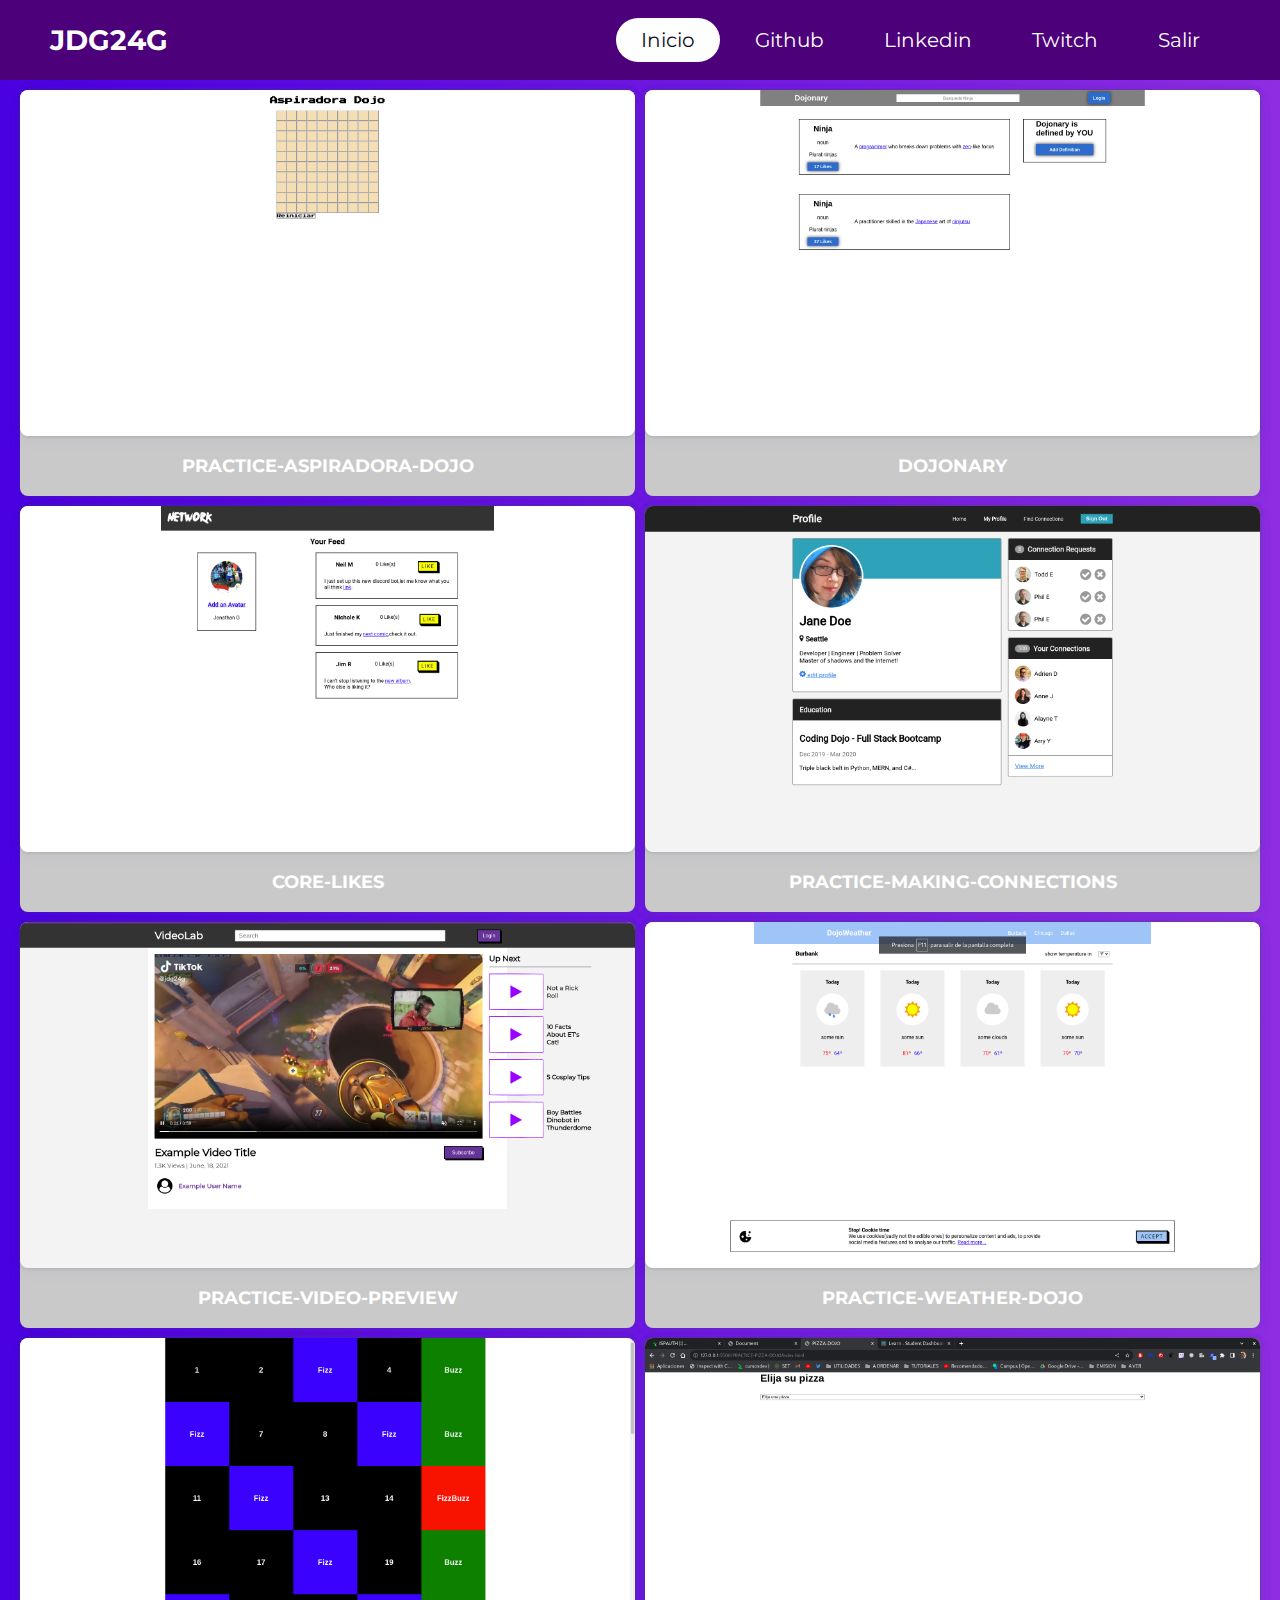
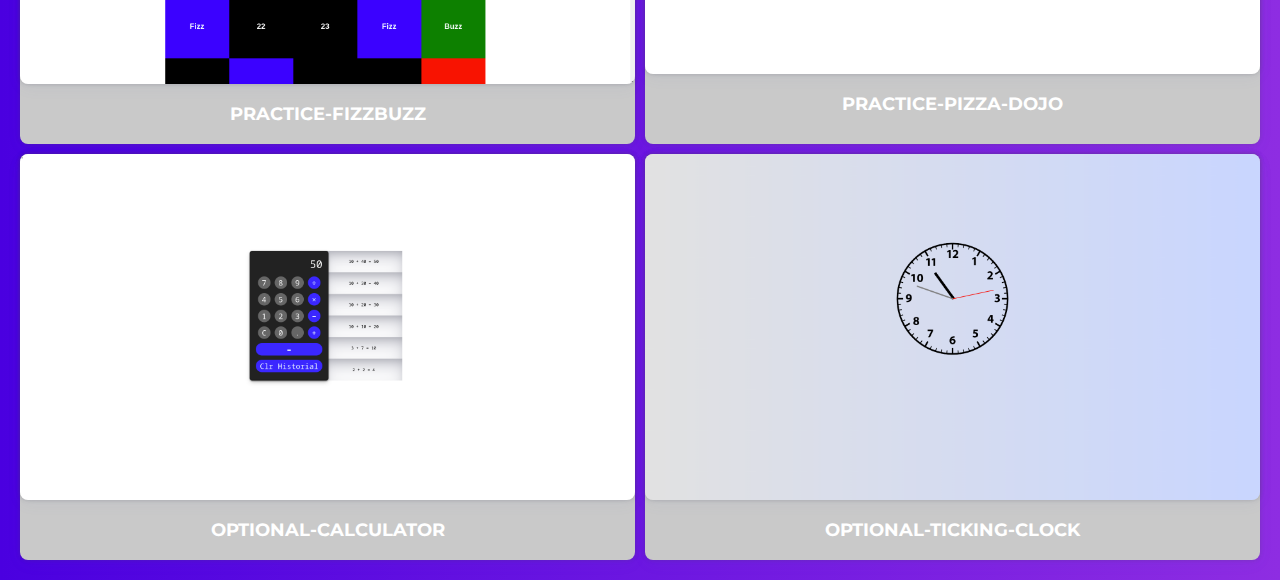
<file: index.html>
<!DOCTYPE html>
<html lang="en">
<head>
    <meta charset="UTF-8">
    <meta name="viewport" content="width=device-width, initial-scale=1.0">
    <meta name="theme-color" content="#4c0079">
    <link rel="stylesheet" href="src/css/header.css">
    <link rel="stylesheet" href="src/css/style.css">
    <title>Document</title>
</head>
<body>
    <header>
		<div class="logo">JDG24G</div>
		<div class="hamburger">
			<div class="line"></div>
			<div class="line"></div>
			<div class="line"></div>
		</div>
		<nav class="nav-bar">
			<ul>
				<li>
					<a target="_blank" href="#" class="active">Inicio</a>
				</li>
				<li>
					<a target="_blank" href="https://github.com/jdg24g">Github</a>
				</li>
				<li>
					<a target="_blank" href="https://www.linkedin.com/in/jdgg/">Linkedin</a>
				</li>
				<li>
					<a target="_blank" href="https://www.twitch.tv/jdg24g">Twitch</a>
				</li>
				<li>
					<a target="_blank" href="#">Salir</a>
				</li>
			</ul>
		</nav>
	</header>
    <div class="fix"></div>
    <main>
        <div class="img-container">
            <a target="_blank" href="PRACTICE-ASPIRADORA-DOJO/index.html" class="img-card">
                <img src="assets/img/aspiradora.png" alt="">
                <p>PRACTICE-ASPIRADORA-DOJO</p>
            </a>
            <a target="_blank" href="Dojonary/index.html" class="img-card">
                <img src="assets/img/dojonary.png" alt="">
                <p>Dojonary</p>
            </a>
            <a target="_blank" href="CORE-LIKES/index.html" class="img-card">
                <img src="assets/img/likes.png" alt="">
                <p>CORE-LIKES</p>
            </a>
            <a target="_blank" href="PRACTICE-MAKING-CONNECTIONS/index.html" class="img-card">
                <img src="assets/img/making.png" alt="">
                <p>PRACTICE-MAKING-CONNECTIONS</p>
            </a>
            <a target="_blank" href="PRACTICE-VIDEO-PREVIEW/index.html" class="img-card">
                <img src="assets/img/video-prev.png" alt="">
                <p>PRACTICE-VIDEO-PREVIEW</p>
            </a>
            <a target="_blank" href="PRACTICE-WEATHER-DOJO/index.html" class="img-card">
                <img src="assets/img/weather.png" alt="">
                <p>PRACTICE-WEATHER-DOJO</p>
            </a>
            <a target="_blank" href="PRACTICE-FizzBuzz/index.html" class="img-card">
                <img src="assets/img/fizz.png" alt="">
                <p>PRACTICE-FizzBuzz</p>
            </a>
            <a target="_blank" href="PRACTICE-PIZZA-DOJO/index.html" class="img-card">
                <img src="assets/img/pizza.png" alt="">
                <p>PRACTICE-PIZZA-DOJO</p>
            </a>
            <a target="_blank" href="OPTIONAL-CALCULATOR/index.html" class="img-card">
                <img src="assets/img/calc.png" alt="">
                <p>OPTIONAL-CALCULATOR</p>
            </a>
            <a target="_blank" href="OPTIONAL-TICKING-CLOCK/index.html" class="img-card">
                <img src="assets/img/reloj.png" alt="">
                <p>OPTIONAL-TICKING-CLOCK</p>
            </a>
        </div>
    </main>
    <script src="src/js/script.js"></script>
</body>
</html>
</file>
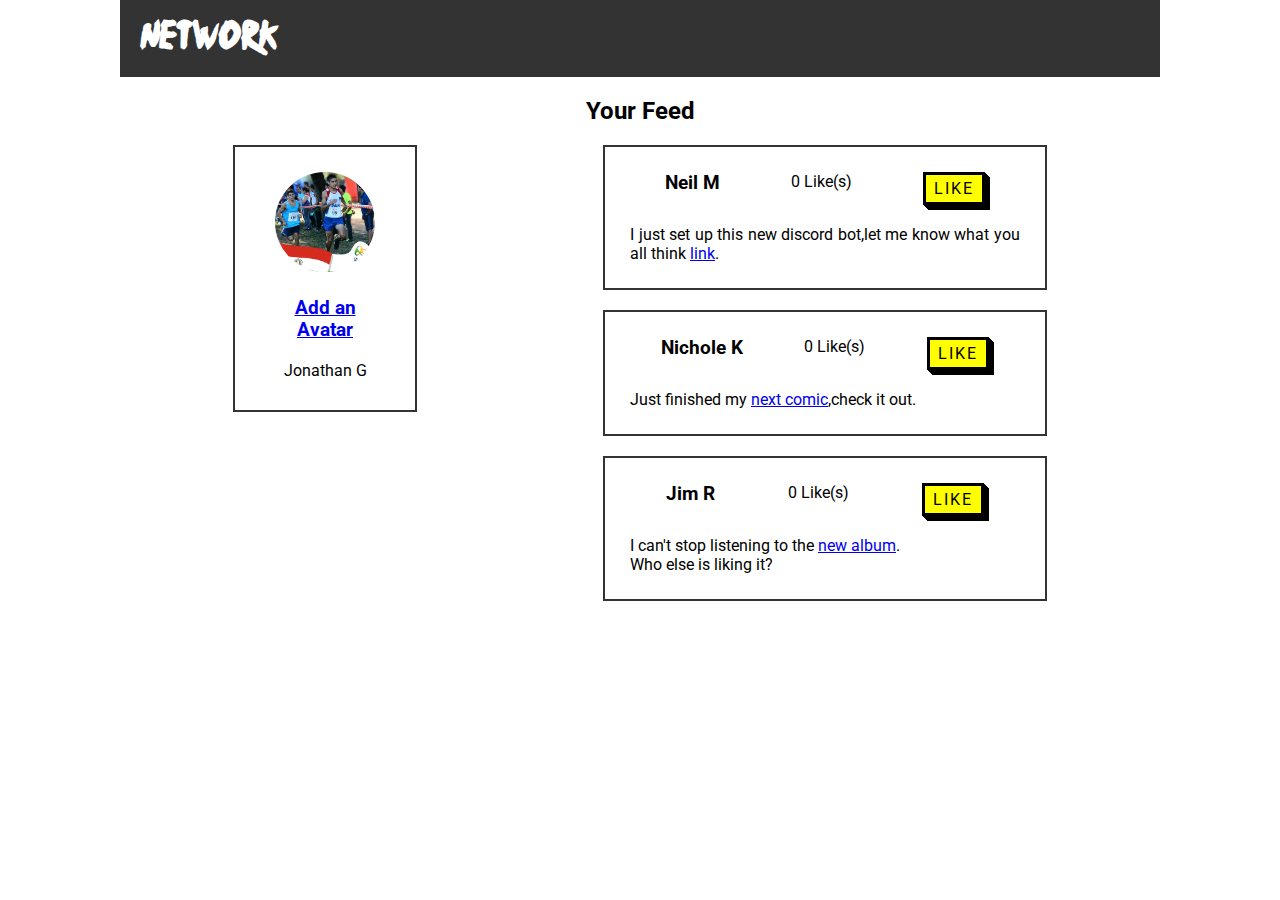
<file: CORE-LIKES/index.html>
<!DOCTYPE html>
<html lang="en">

<head>
	<meta charset="UTF-8">
	<meta name="viewport" content="width=device-width, initial-scale=1.0">
	<link rel="stylesheet" href="src/style.css">
	<title>LIKES</title>
</head>

<body>
	<header>
		<h1 id="title">Network</h1>
	</header>
	<h2>Your Feed</h2>
	<main>
		<div class="row">
			<div class="col-1">
				<div class="tarjeta-perfil">
					<div class="tarjeta-header">
						<div id="avatar"></div>
					</div>
					<div class="tarjeta-perfil-body">
						<h3>
							<a href="#">Add an Avatar</a>
						</h3>
						<p>Jonathan G</p>
					</div>
				</div>
			</div>
			<div class="col-2">
				<div class="tarjeta">
					<div class="tarjeta-header">
						<h3>Neil M</h3>
						<p class="like">0 Like(s)</p> <a href="#" class="btn">Like</a>
					</div>
					<div class="tarjeta-body">
						<p>I just set up this new discord bot,let me know what you all think <a href="#">link</a>.</p>
					</div>
				</div>
				<div class="tarjeta">
					<div class="tarjeta-header">
						<h3>Nichole K</h3>
						<p class="like">0 Like(s)</p> <a href="#" class="btn">Like</a>
					</div>
					<div class="tarjeta-body">
						<p>Just finished my <a href="#">next comic</a>,check it out.</p>
					</div>
				</div>
				<div class="tarjeta">
					<div class="tarjeta-header">
						<h3>Jim R</h3>
						<p class="like">0 Like(s)</p> <a href="#" class="btn">Like</a>
					</div>
					<div class="tarjeta-body">
						<p>I can't stop listening to the <a href="#">new album</a>.
							<br>
							Who else is liking it?
						</p>
					</div>
				</div>
			</div>
		</div>
	</main>
	<script src="src/script.js"></script>
</body>

</html>
</file>
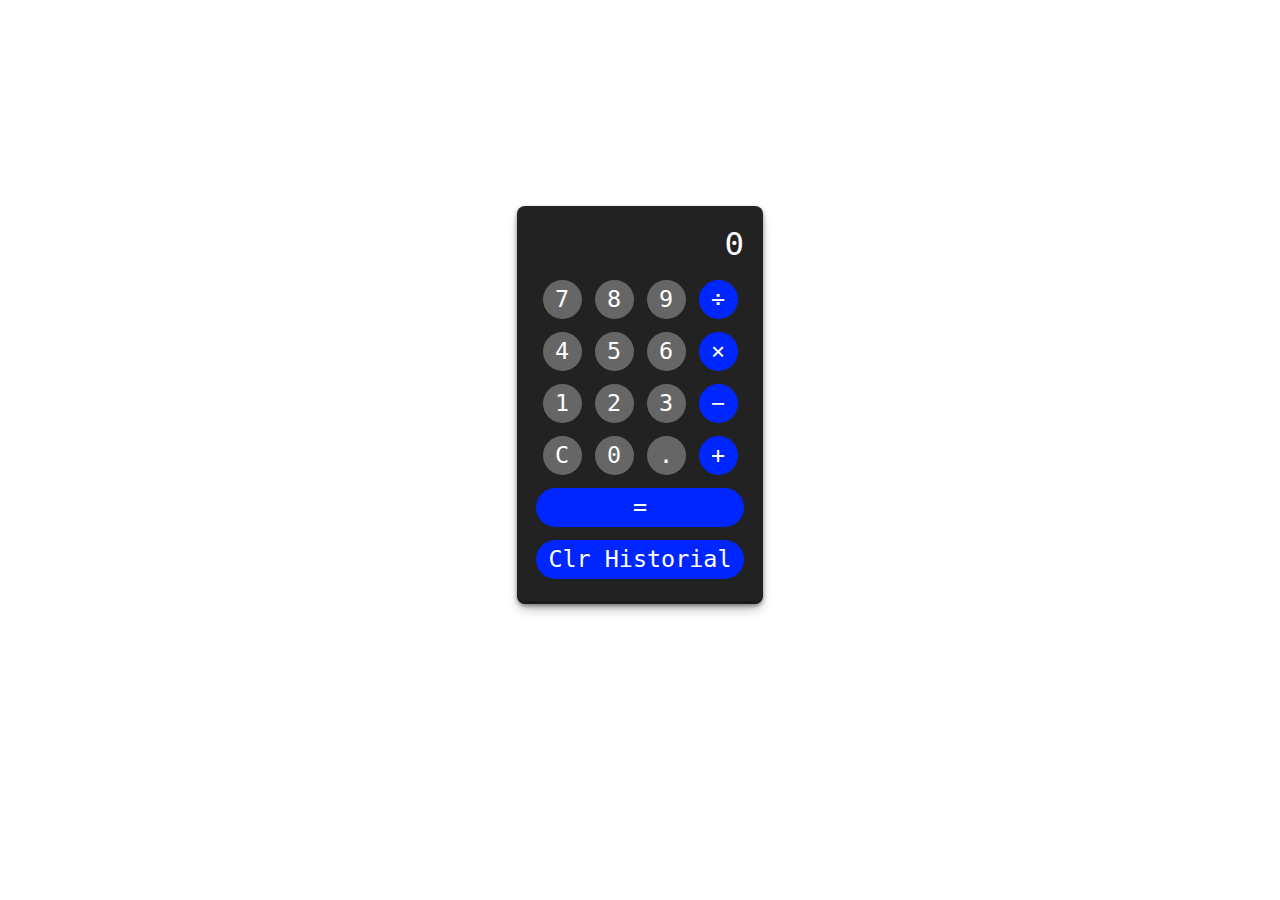
<file: OPTIONAL-CALCULATOR/index.html>
<!DOCTYPE html>
<html lang="en">
  <head>
    <meta charset="UTF-8" />
    <meta name="viewport" content="width=device-width, initial-scale=1.0" />
    <link rel="stylesheet" href="src/style.css" />
    <link
      rel="shortcut icon"
      href="../assets/img/calc.png"
      type="image/x-icon"
    />
    <title>OPTIONAL-CALCULATOR</title>
  </head>

  <body>
    <main>
      <div id="calculator">
        <div id="display">0</div>
        <div class="row">
          <button onclick="press(7);">7</button>
          <button onclick="press(8);">8</button>
          <button onclick="press(9);">9</button>
          <button class="operator" onclick="setOP('/');">÷</button>
        </div>
        <div class="row">
          <button onclick="press(4);">4</button>
          <button onclick="press(5);">5</button>
          <button onclick="press(6);">6</button>
          <button class="operator" onclick="setOP('*');">×</button>
        </div>
        <div class="row">
          <button onclick="press(1);">1</button>
          <button onclick="press(2);">2</button>
          <button onclick="press(3);">3</button>
          <button class="operator" onclick="setOP('-');">−</button>
        </div>
        <div class="row">
          <button onclick="clr();">C</button>
          <button onclick="press(0);">0</button>
          <button onclick="press('.');">.</button>
          <button class="operator" onclick="setOP('+');">+</button>
        </div>
        <div class="row">
          <button id="equals" onclick="calculate()">=</button>
        </div>
        <div class="row">
          <button id="clr-historial" onclick="clrHistorial()">
            Clr Historial
          </button>
        </div>
      </div>
      <div class="card"></div>
    </main>

    <script src="src/script.js"></script>
  </body>
</html>
</file>
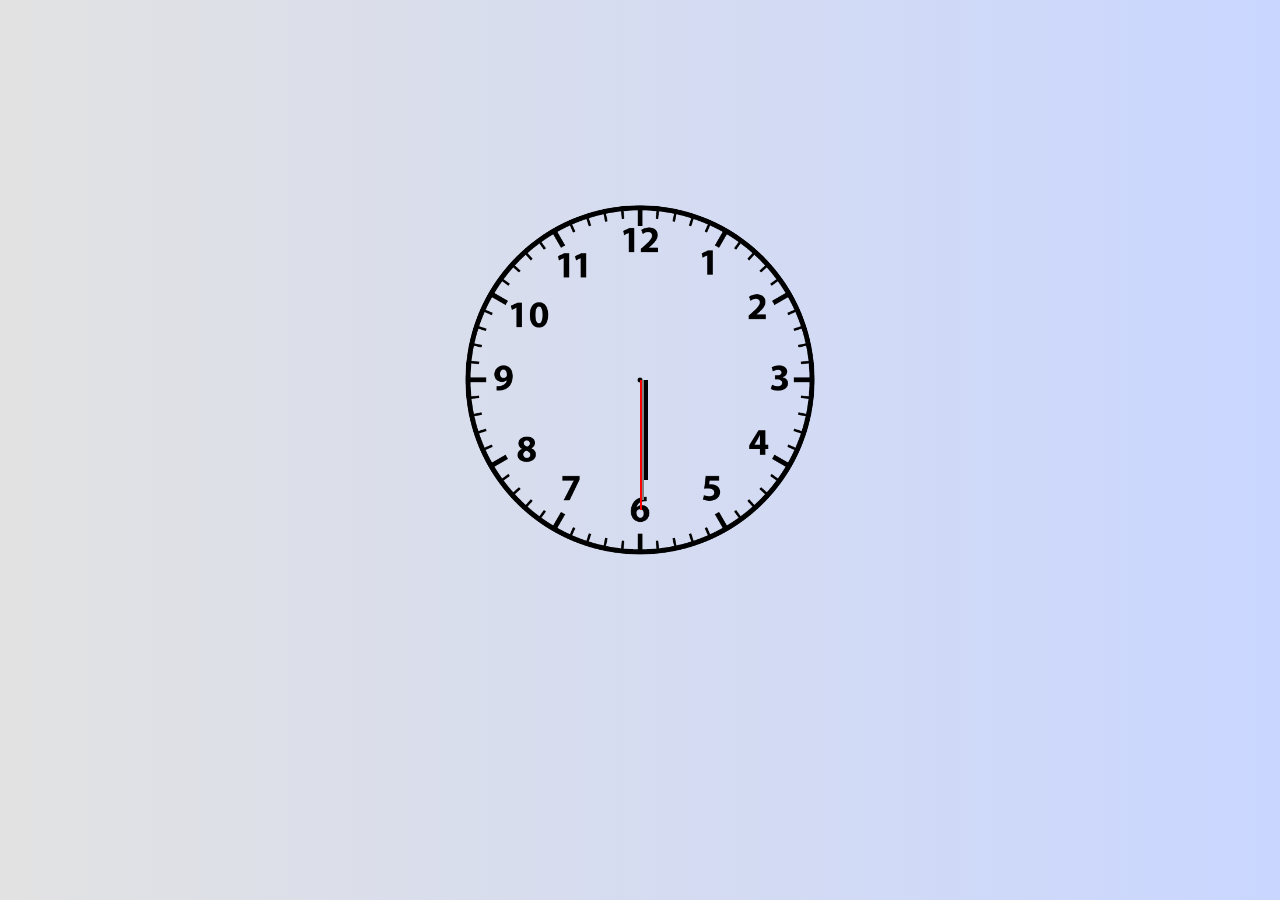
<file: OPTIONAL-TICKING-CLOCK/index.html>
<!DOCTYPE html>
<html lang="en">
<head>
    <meta charset="UTF-8">
    <meta name="viewport" content="width=device-width, initial-scale=1.0">
    <link rel="stylesheet" href="src/style.css">
    <title>TICKING-CLOCK</title>
</head>
<body>
    <main>
        <div id="reloj">
            <div id="hor"></div>
            <div id="min"></div>
            <div id="seg"></div>
          </div>
    </main>
    <script src="src/script.js"></script>
</body>
</html>
</file>
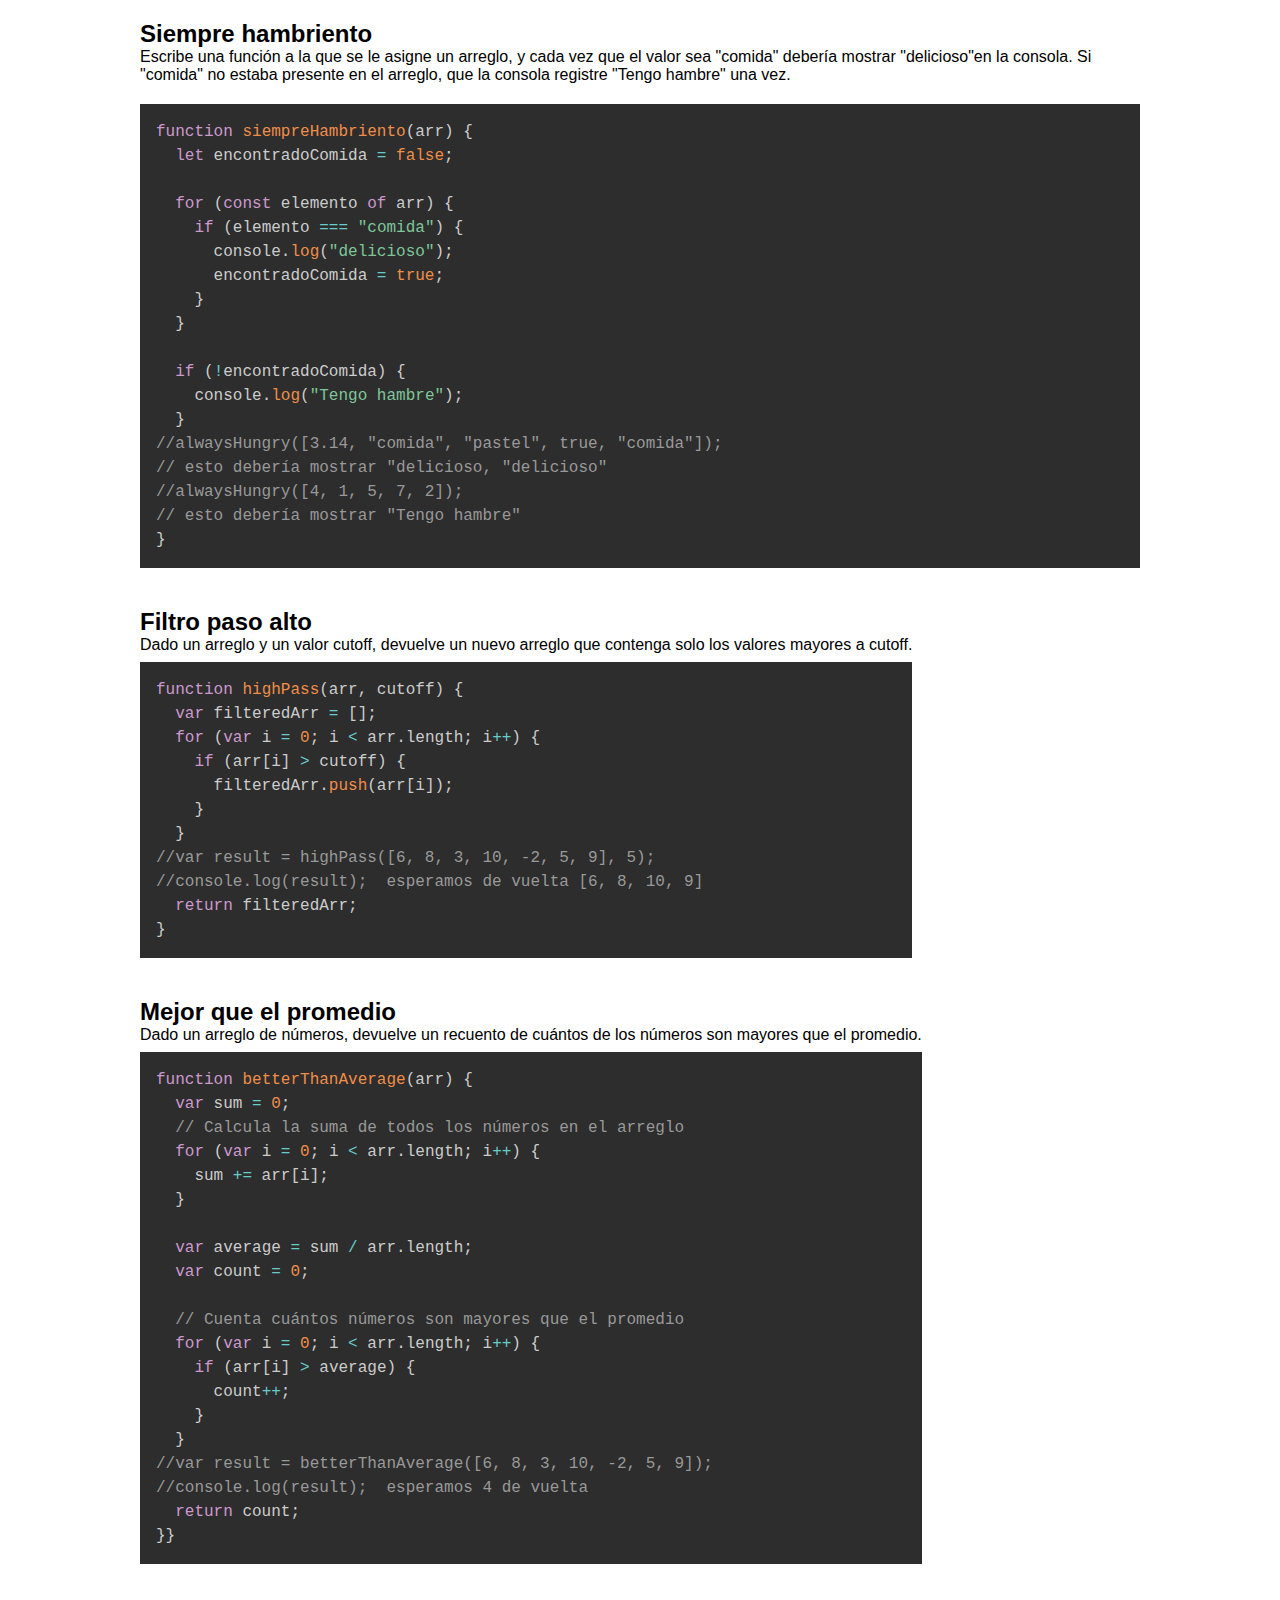
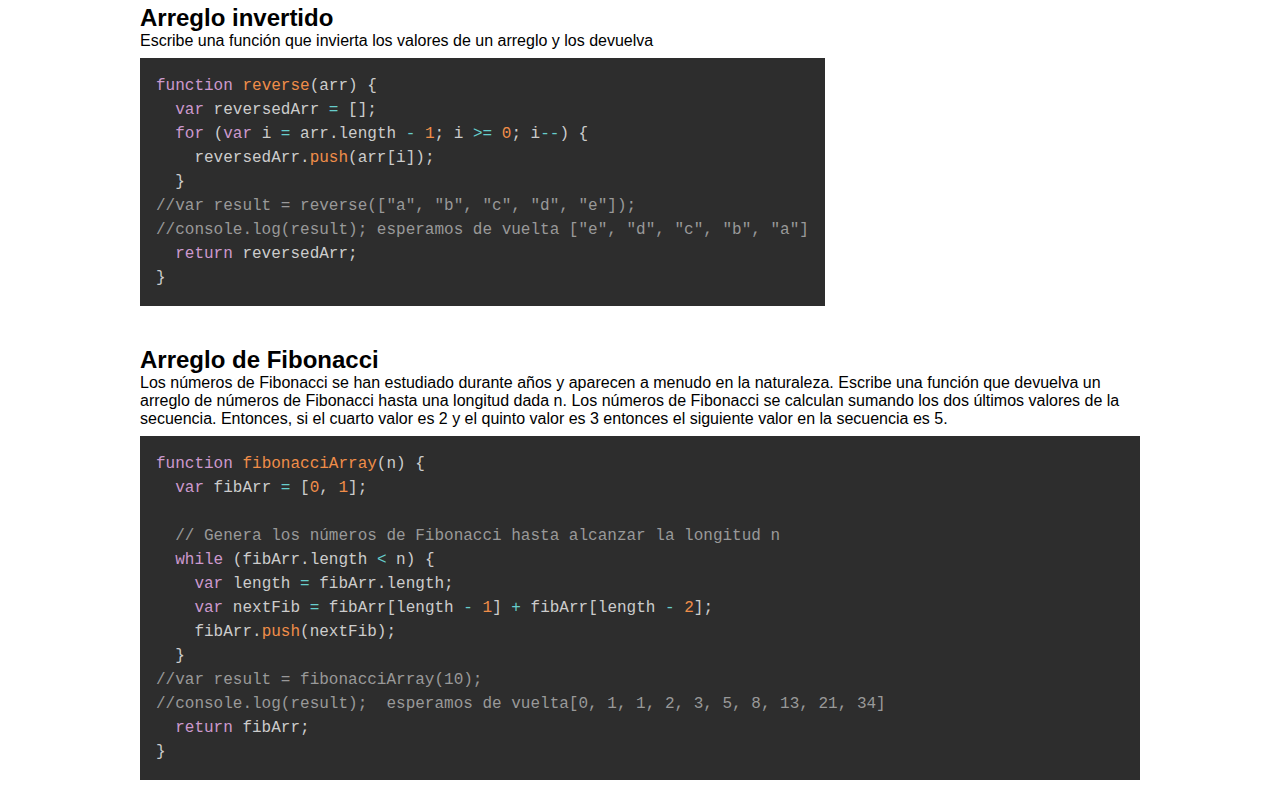
<file: PRACTICE-ARRAY-CHALLENGES/index.html>
<!DOCTYPE html>
<html lang="en">

<head>
	<meta charset="UTF-8">
	<meta name="viewport" content="width=device-width, initial-scale=1.0">
	<link rel="stylesheet" href="src/css/style.css">
	<link rel="stylesheet" href="src/css/prism.css">
	<title>PRACTICE-ARRAY-CHALLENGES</title>
</head>

<body>
	<main>
		<div class="container">
			<h2>Siempre hambriento</h2>
			<p>Escribe una función a la que se le asigne un arreglo, y cada vez que el valor sea "comida" debería mostrar
				"delicioso"en la consola. Si "comida" no estaba presente en el arreglo, que la consola registre "Tengo hambre"
				una
				vez.</p>
			<pre id="siempreHambriento">

		</pre>
		</div>

		<div class="container">
			<h2>Filtro paso alto</h2>
			<p>Dado un arreglo y un valor cutoff, devuelve un nuevo arreglo que contenga solo los valores mayores a cutoff.
			</p>
			<pre id="highPass">

		</pre>
		</div>

		<div class="container">
			<h2>Mejor que el promedio</h2>
			<p>Dado un arreglo de números, devuelve un recuento de cuántos de los números son mayores que el promedio.</p>
			<pre id="betterThanAverage">

		</pre>
		</div>

		<div class="container">
			<h2>Arreglo invertido</h2>
			<p>Escribe una función que invierta los valores de un arreglo y los devuelva</p>
			<pre id="reverse">

		</pre>
		</div>

		<div class="container">
			<h2>Arreglo de Fibonacci</h2>
			<p>Los números de Fibonacci se han estudiado durante años y aparecen a menudo en la naturaleza. Escribe una
				función que devuelva un arreglo de números de Fibonacci hasta una longitud dada n. Los números de Fibonacci se
				calculan sumando los dos últimos valores de la secuencia. Entonces, si el cuarto valor es 2 y el quinto valor es
				3 entonces el siguiente valor en la secuencia es 5.</p>


			<pre id="fibonacci">

		</pre>
		</div>

	</main>
	<script src="src/js/script.js"></script>
	<script src="src/js/prism.js"></script>

</body>

</html>
</file>
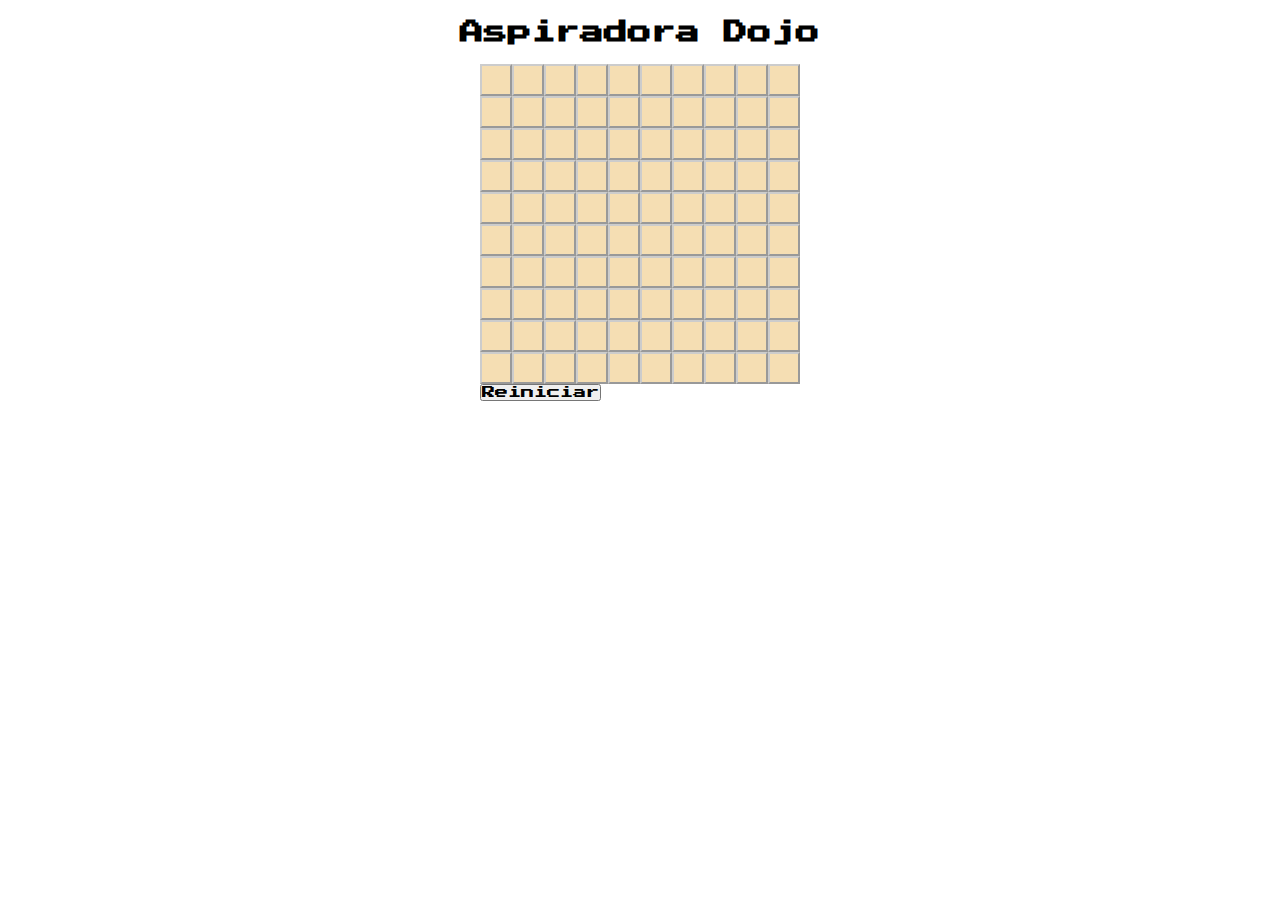
<file: PRACTICE-ASPIRADORA-DOJO/index.html>
<!DOCTYPE html>
<html lang="en">
  <head>
    <meta charset="UTF-8" />
    <meta name="viewport" content="width=device-width, initial-scale=1.0" />
    <title>Aspiradora Dojo</title>
    <link rel="stylesheet" href="game.css" />
  </head>
  <body>
    <h2>Aspiradora Dojo</h2>
    <div id="the-dojo">aún cargando... puede que haya un error</div>
    <script src="game.js"></script>
  </body>
</html>
</file>
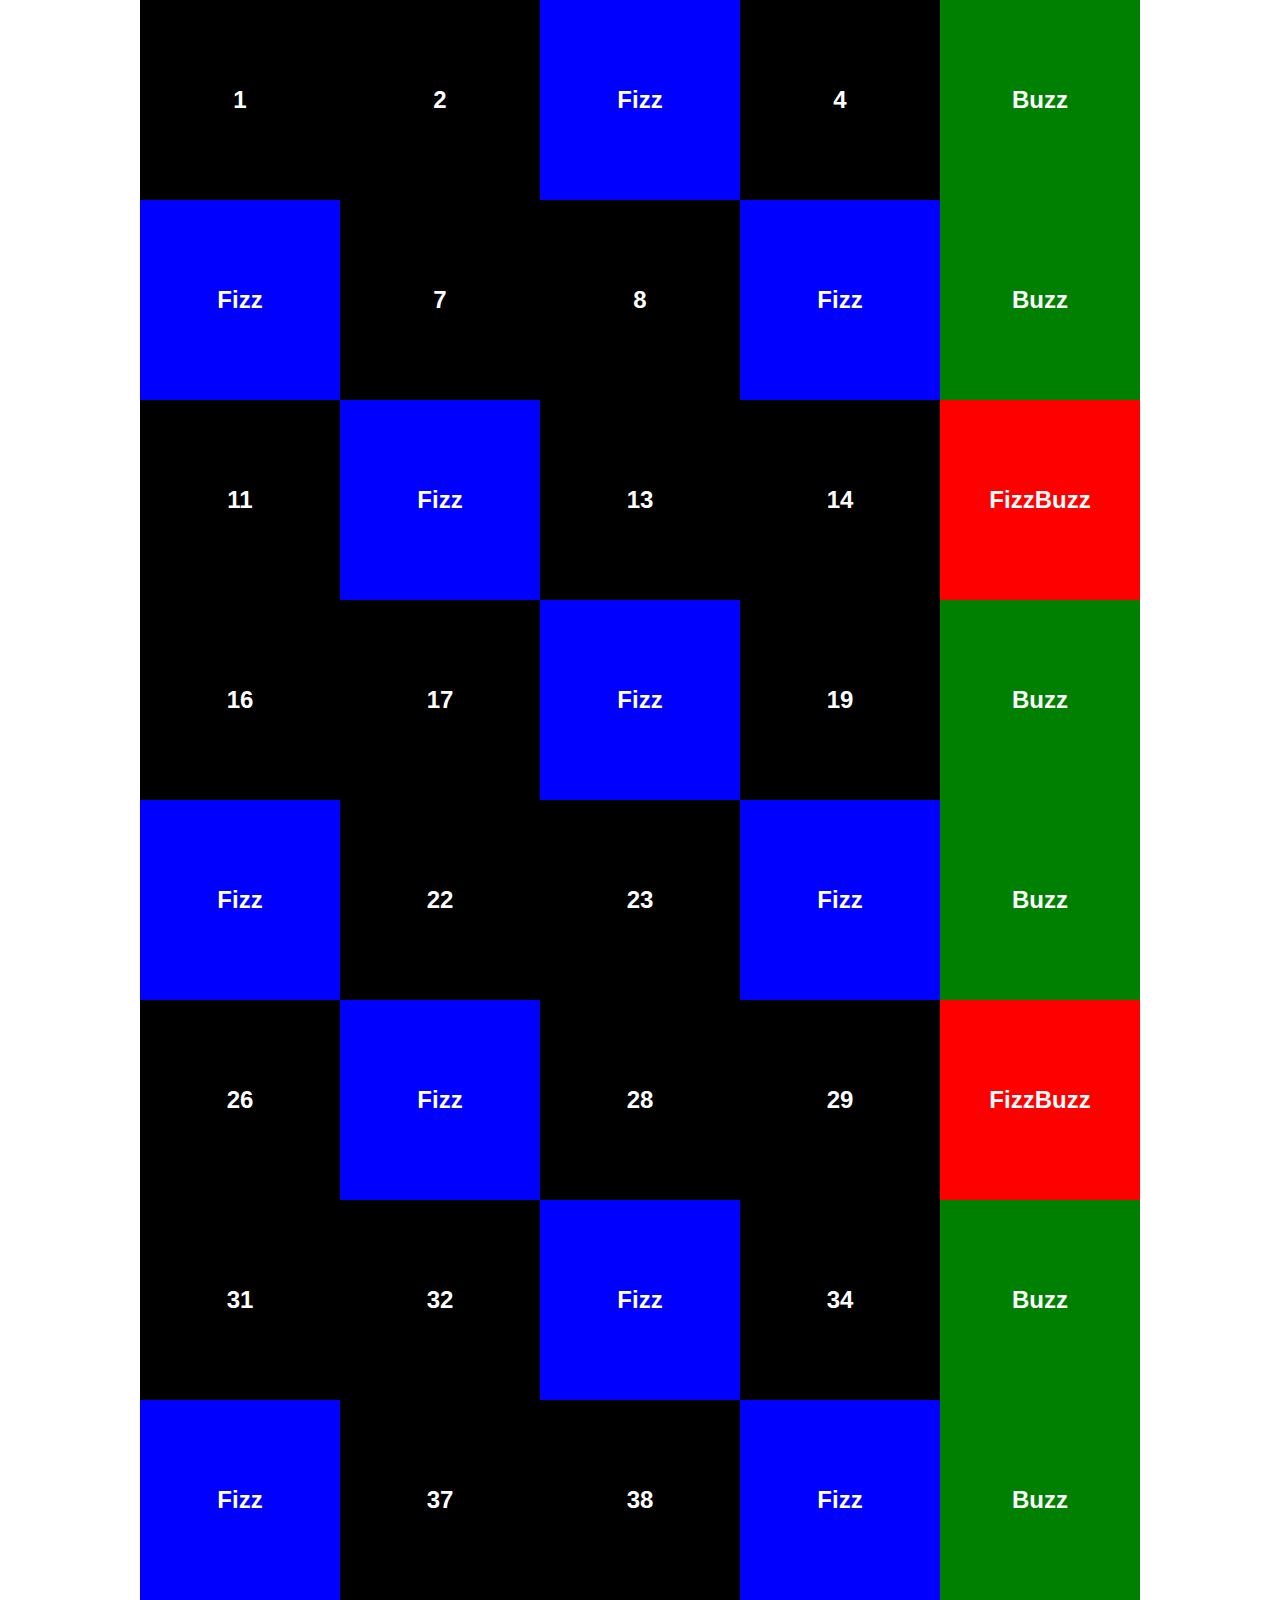
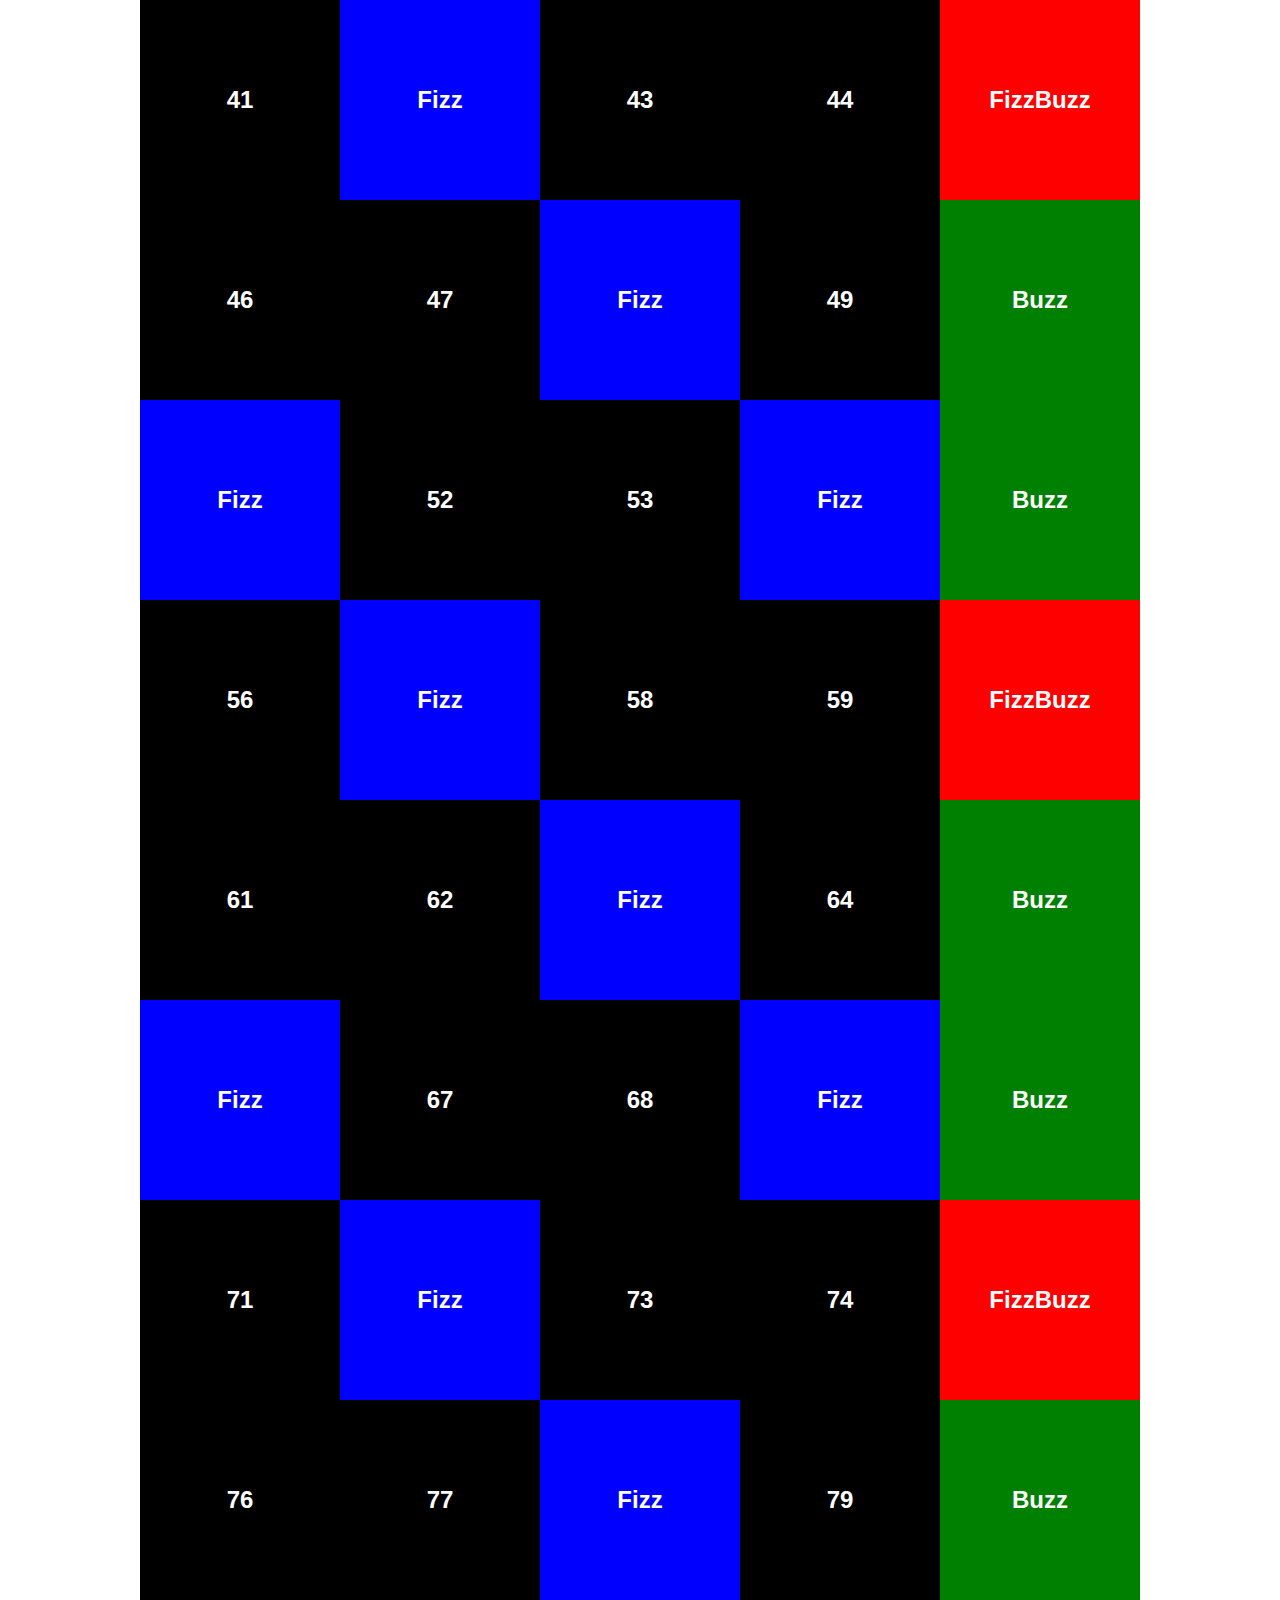
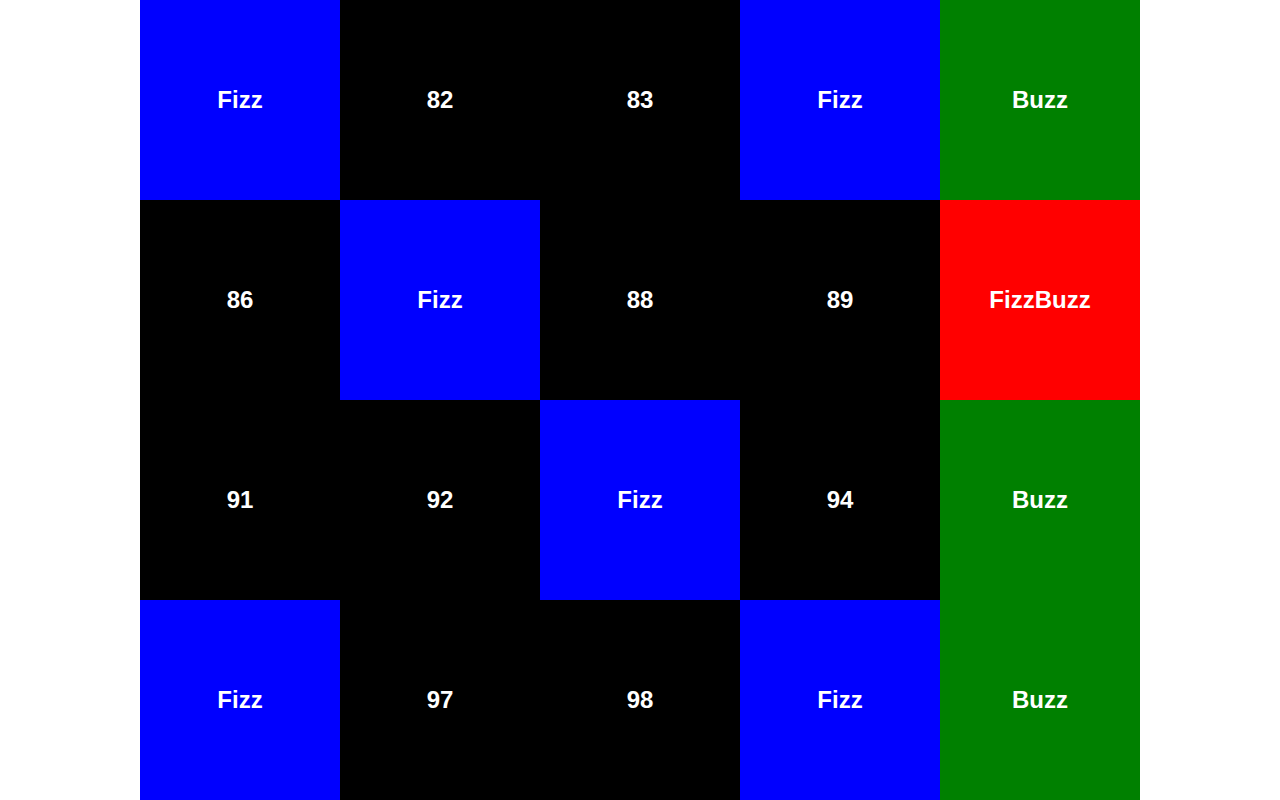
<file: PRACTICE-FizzBuzz/index.html>
<!DOCTYPE html>
<html lang="en">
<head>
    <meta charset="UTF-8">
    <meta name="viewport" content="width=device-width, initial-scale=1.0">
    <link rel="stylesheet" href="src/css/style.css">
    <title>PRACTICE-FIZZBUZZ</title>
</head>
<body>
    <ul></ul>
    <script src="src/js/index.js"></script>
</body>
</html>
</file>
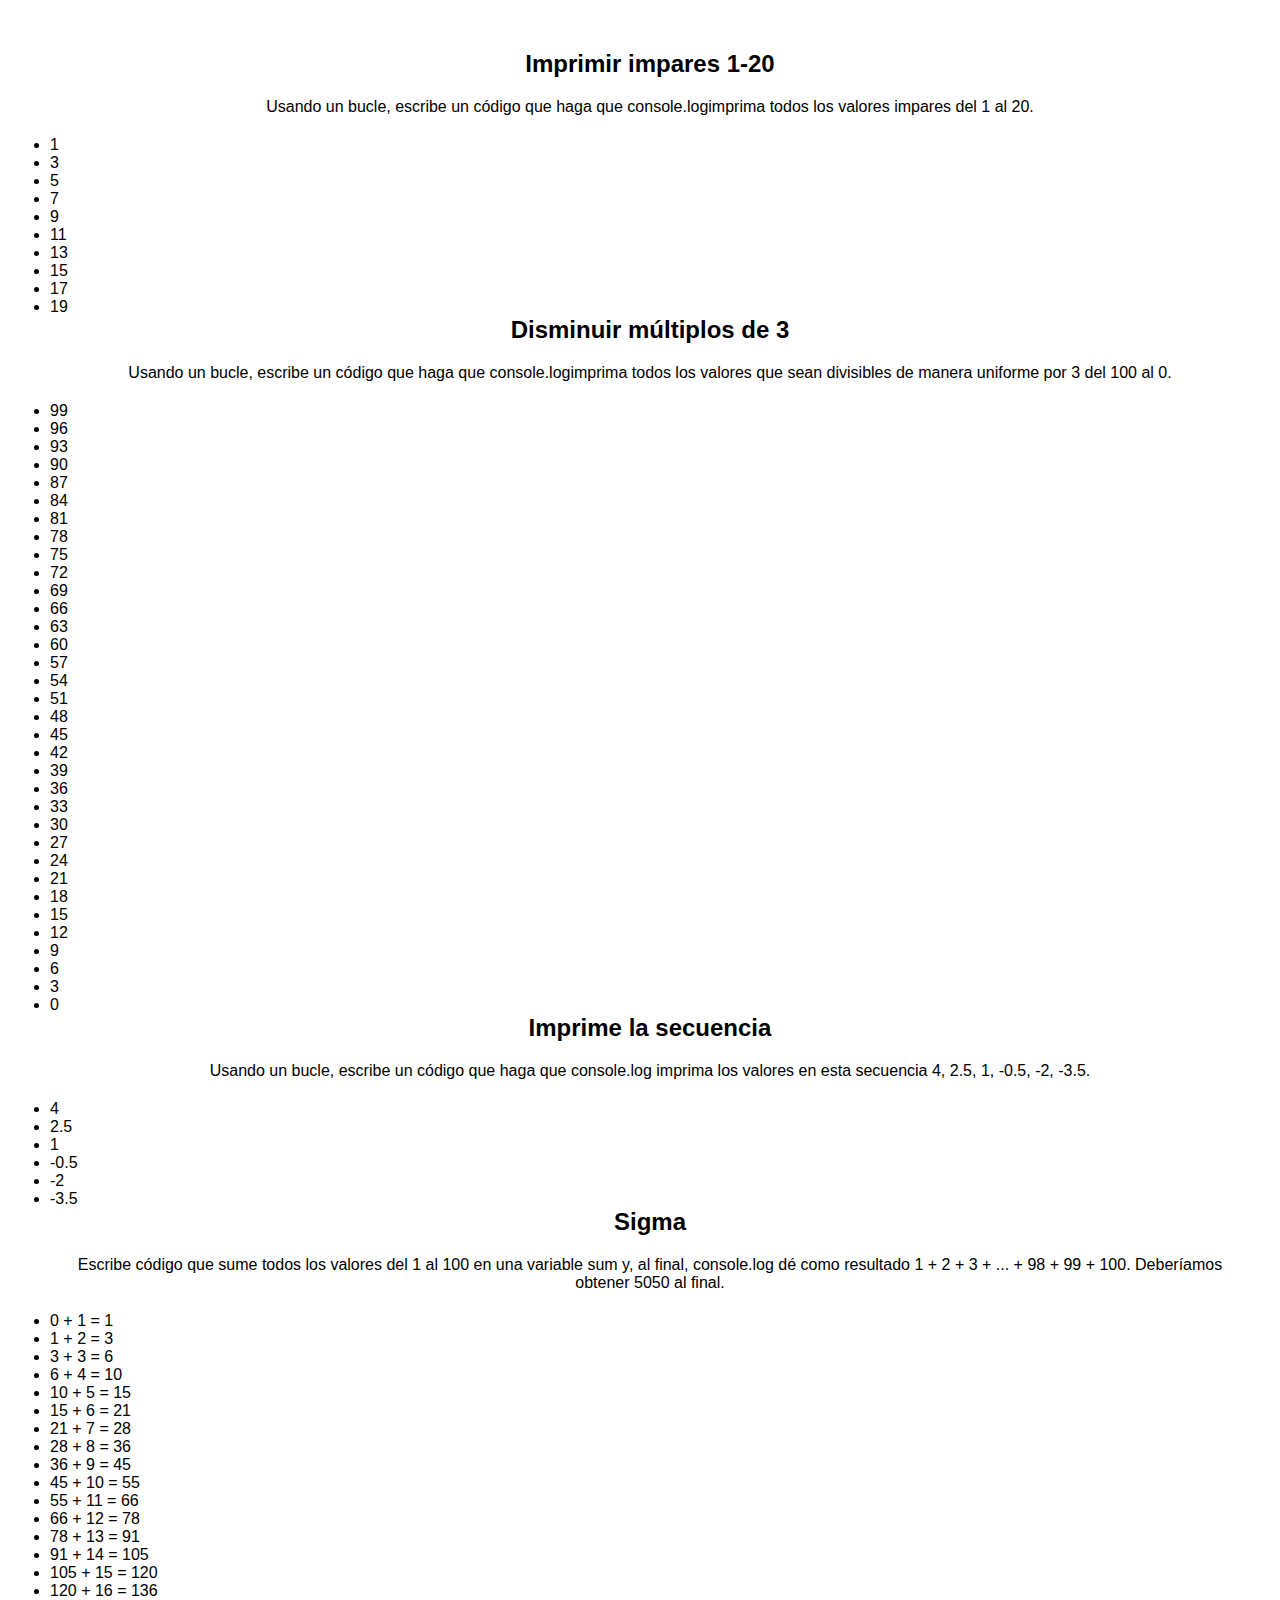
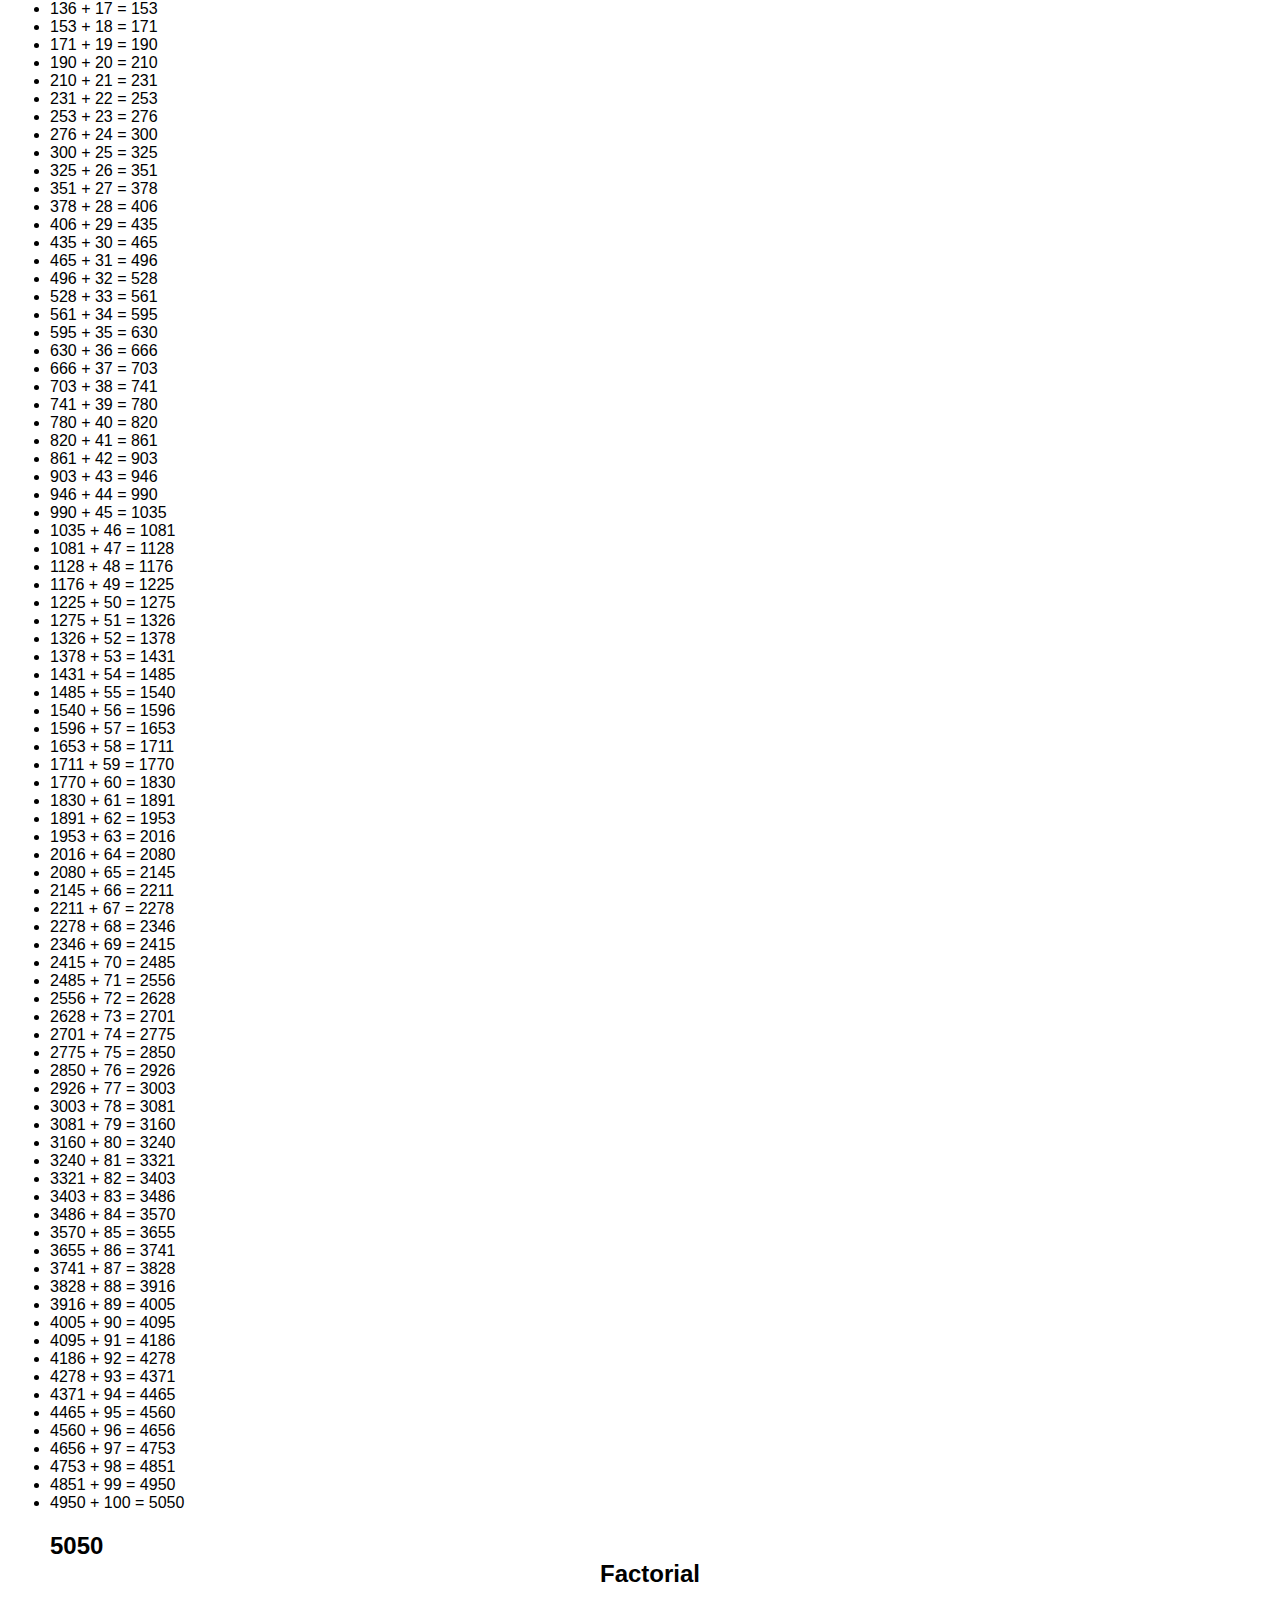
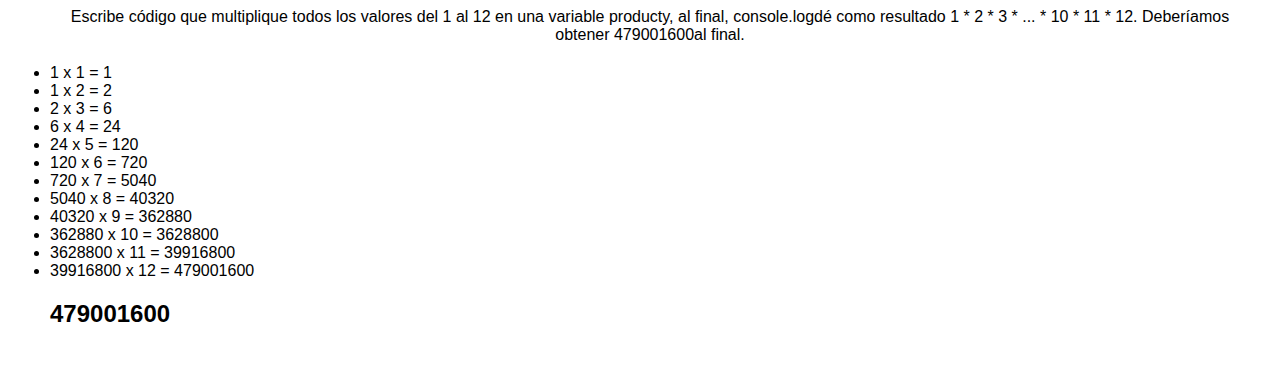
<file: PRACTICE-LOOP-CHALLENGES/index.html>
<!DOCTYPE html>
<html lang="en">

<head>
	<meta charset="UTF-8">
	<meta name="viewport" content="width=device-width, initial-scale=1.0">
	<link rel="stylesheet" href="src/css/style.css">
	<title>PRACTICE-LOOP-CHALLENGES</title>
</head>

<body>
	<main>
		<h2>Imprimir impares 1-20</h2>
		<p>Usando un bucle, escribe un código que haga que console.logimprima todos los valores impares del 1 al 20.
		</p>
		<ul id="impares"></ul>

		<h2>Disminuir múltiplos de 3</h2>
		<p>Usando un bucle, escribe un código que haga que console.logimprima todos los valores que sean divisibles de
			manera uniforme por 3 del 100 al 0.
		</p>
		<ul id="multiplos"></ul>

		<h2>Imprime la secuencia</h2>
		<p>Usando un bucle, escribe un código que haga que console.log imprima los valores en esta secuencia 4, 2.5, 1,
			-0.5, -2, -3.5.
		</p>
		<ul id="secuencia"></ul>

		<h2>Sigma</h2>
		<p>Escribe código que sume todos los valores del 1 al 100 en una variable sum y, al final, console.log dé como
			resultado 1 + 2 + 3 + ... + 98 + 99 + 100. Deberíamos obtener 5050 al final.
		</p>
		<ul id="sigma"></ul>

		<h2>Factorial</h2>
		<p>Escribe código que multiplique todos los valores del 1 al 12 en una variable producty, al final, console.logdé
			como resultado 1 * 2 * 3 * ... * 10 * 11 * 12. Deberíamos obtener 479001600al final.
		</p>
		<ul id="factorial"></ul>
	</main>
	<script src="src/js/script.js"></script>
</body>

</html>
</file>
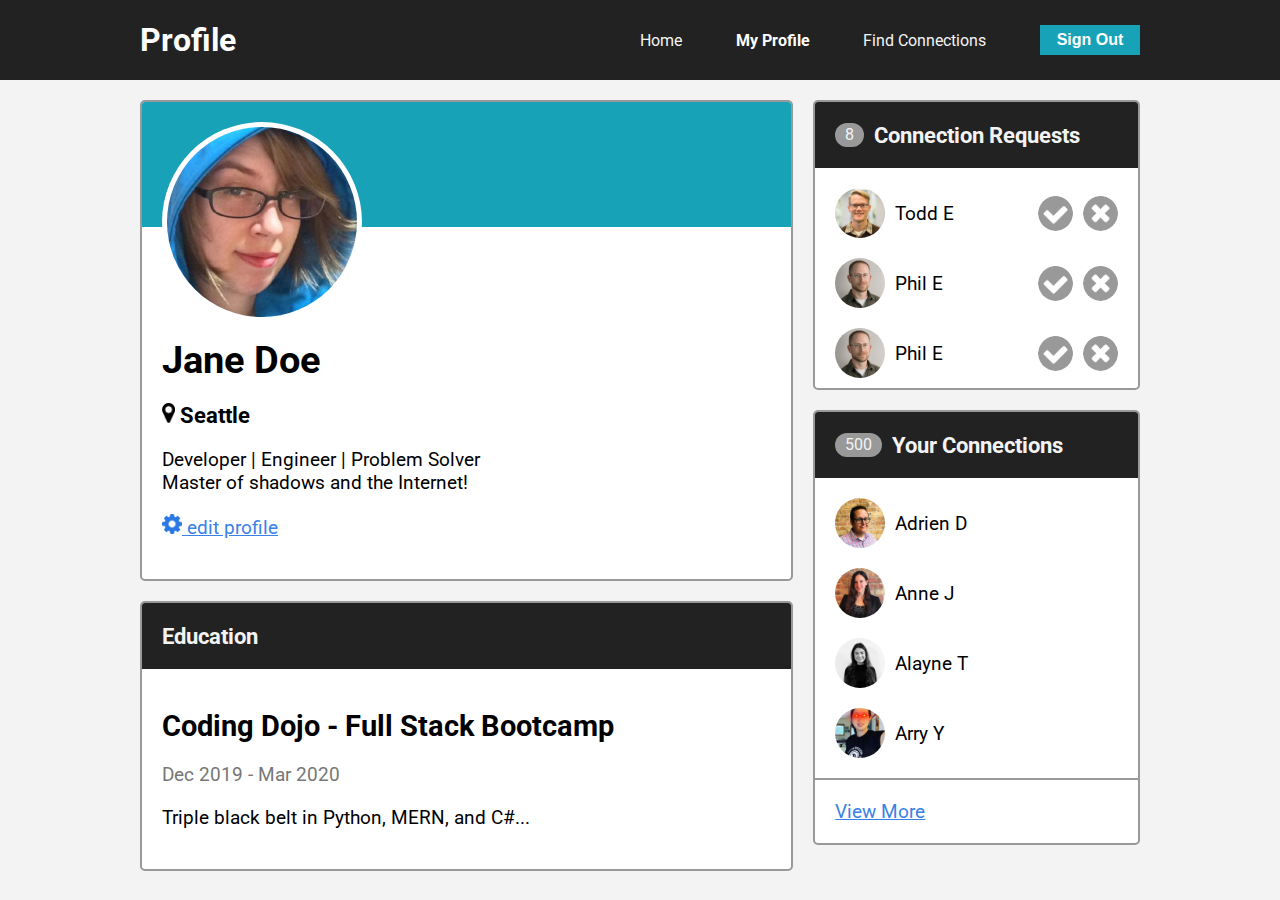
<file: PRACTICE-MAKING-CONNECTIONS/index.html>
<!DOCTYPE html>
<html lang="en">

<head>
	<meta charset="UTF-8">
	<meta name="viewport" content="width=device-width, initial-scale=1.0">
	<title>Profile Page</title>
	<link rel="stylesheet" href="style.css">
	<link rel="preconnect" href="https://fonts.gstatic.com">
	<link href="https://fonts.googleapis.com/css2?family=Roboto&display=swap" rel="stylesheet">
</head>

<body>

	<!-- navbar -->
	<div class="nav">
		<div class="flex-container">
			<h1 class="nav-title">Profile</h1>
			<ul class="nav-links">
				<li><a href="#">Home</a></li>
				<li><a href="#" class="active">My Profile</a></li>
				<li><a href="#">Find Connections</a></li>
				<li><button class="btn">Sign Out</button></li>
			</ul>
		</div>
	</div>

	<!-- main -->
	<div class="flex-container main">

		<!-- 2/3 width column -->
		<div class="col-2">

			<!-- user info card -->
			<div class="card user-card">
				<div class="card-header">
					<img src="images/jane-m.jpg" alt="jane" class="avatar-m">
				</div>
				<div class="card-body">
					<h1>Jane Doe</h1>
					<h3><img src="icons/map-marker.png" alt="pin" class="icon-s"> Seattle</h3>
					<p>Developer | Engineer | Problem Solver<br>
						Master of shadows and the Internet!</p>
					<p><a href="#"><img src="icons/gear.png" alt="gear" class="icon-s"> edit profile</a></p>
				</div>
			</div>

			<!-- user education card -->
			<div class="card">
				<div class="card-header">
					<h3>Education</h3>
				</div>
				<div class="card-body">
					<h2>Coding Dojo - Full Stack Bootcamp</h2>
					<p class="dates">Dec 2019 - Mar 2020</p>
					<p>Triple black belt in Python, MERN, and C#...</p>
				</div>
			</div>

		</div>

		<!-- 1/3 width column -->
		<div class="col-1">

			<!-- connection requests card -->
			<div class="card" id="connection">
				<div class="card-header">
					<span class="badge">8</span>
					<h3>Connection Requests</h3>
				</div>
				<ul class="card-list" id="card-list">
					<li class="card-list-item">
						<span>
							<img src="images/todd-s.jpg" alt="todd" class="avatar-s">
							Todd E
						</span>
						<span>
							<img src="icons/accept-circle.png" alt="accept" class="icon accept">
							<img src="icons/close-circle.png" alt="close" class="icon no-accept">
						</span>
					</li>
					<li class="card-list-item">
						<span>
							<img src="images/phil-s.jpg" alt="phil" class="avatar-s">
							Phil E
						</span>
						<span>
							<img src="icons/accept-circle.png" alt="accept" class="icon accept">
							<img src="icons/close-circle.png" alt="close" class="icon no-accept">
						</span>
					</li>
					<li class="card-list-item">
						<span>
							<img src="images/phil-s.jpg" alt="phil" class="avatar-s">
							Phil E
						</span>
						<span>
							<img src="icons/accept-circle.png" alt="accept" class="icon accept">
							<img src="icons/close-circle.png" alt="close" class="icon no-accept">
						</span>
					</li>
					<li class="card-list-item">
						<span>
							<img src="images/phil-s.jpg" alt="phil" class="avatar-s">
							John D
						</span>
						<span>
							<img src="icons/accept-circle.png" alt="accept" class="icon accept">
							<img src="icons/close-circle.png" alt="close" class="icon no-accept">
						</span>
					</li>
					<li class="card-list-item">
						<span>
							<img src="images/phil-s.jpg" alt="phil" class="avatar-s">
							Sarah W
						</span>
						<span>
							<img src="icons/accept-circle.png" alt="accept" class="icon accept">
							<img src="icons/close-circle.png" alt="close" class="icon no-accept">
						</span>
					</li>
					<li class="card-list-item">
						<span>
							<img src="images/phil-s.jpg" alt="phil" class="avatar-s">
							Michael H
						</span>
						<span>
							<img src="icons/accept-circle.png" alt="accept" class="icon accept">
							<img src="icons/close-circle.png" alt="close" class="icon no-accept">
						</span>
					</li>
					<li class="card-list-item">
						<span>
							<img src="images/phil-s.jpg" alt="phil" class="avatar-s">
							David L
						</span>
						<span>
							<img src="icons/accept-circle.png" alt="accept" class="icon accept">
							<img src="icons/close-circle.png" alt="close" class="icon no-accept">
						</span>
					</li>
					<li class="card-list-item">
						<span>
							<img src="images/phil-s.jpg" alt="phil" class="avatar-s">
							Emily R
						</span>
						<span>
							<img src="icons/accept-circle.png" alt="accept" class="icon accept">
							<img src="icons/close-circle.png" alt="close" class="icon no-accept">
						</span>
					</li>
				</ul>
			</div>

			<!-- your connections card -->
			<div class="card">
				<div class="card-header">
					<span class="badge" id="badge-connection">500</span>
					<h3>Your Connections</h3>
				</div>
				<ul class="card-list">
					<li class="card-list-item start">
						<img src="images/adrien-s.jpg" alt="adrien" class="avatar-s">
						Adrien D
					</li>
					<li class="card-list-item start">
						<img src="images/anne-s.jpg" alt="anne" class="avatar-s">
						Anne J
					</li>
					<li class="card-list-item start">
						<img src="images/alayne-s.jpg" alt="alayne" class="avatar-s">
						Alayne T
					</li>
					<li class="card-list-item start">
						<img src="images/arry-s.jpg" alt="arry" class="avatar-s">
						Arry Y
					</li>
				</ul>
				<div class="card-footer">
					<a href="#">View More</a>
				</div>
			</div>

		</div>
	</div>

	<script src="script.js"></script>
</body>

</html>
</file>
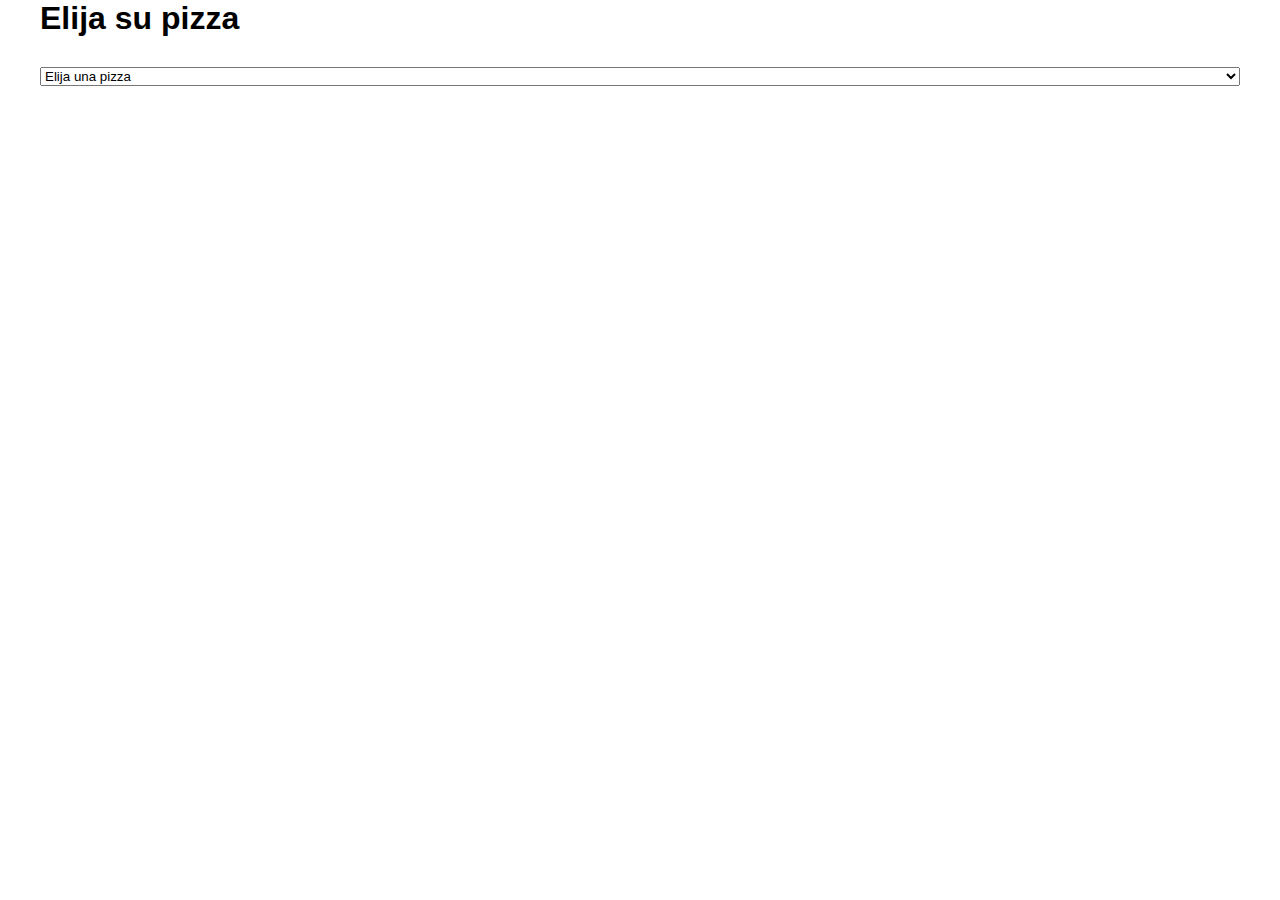
<file: PRACTICE-PIZZA-DOJO/index.html>
<!DOCTYPE html>
<html lang="en">
<head>
    <meta charset="UTF-8">
    <meta name="viewport" content="width=device-width, initial-scale=1.0">
    <link rel="stylesheet" href="src/style.css">
    <title>PIZZA-DOJO</title>
</head>
<body>
    <div class="container">
        <h1>Elija su pizza</h1>
        <select name="pizza" id="pizza">
            <option value="none" selected disabled>Elija una pizza</option>
            <option value="pizza1">Estilo Chicago</option>
            <option value="pizza2">Lanzada a Mano</option>
            <option value="pizza3">Estilo Ny</option>
            <option value="pizza4">Sin Gluten</option>
        </select>
    </div>
    <script src="src/script.js" defer></script>
</body>
</html>
</file>
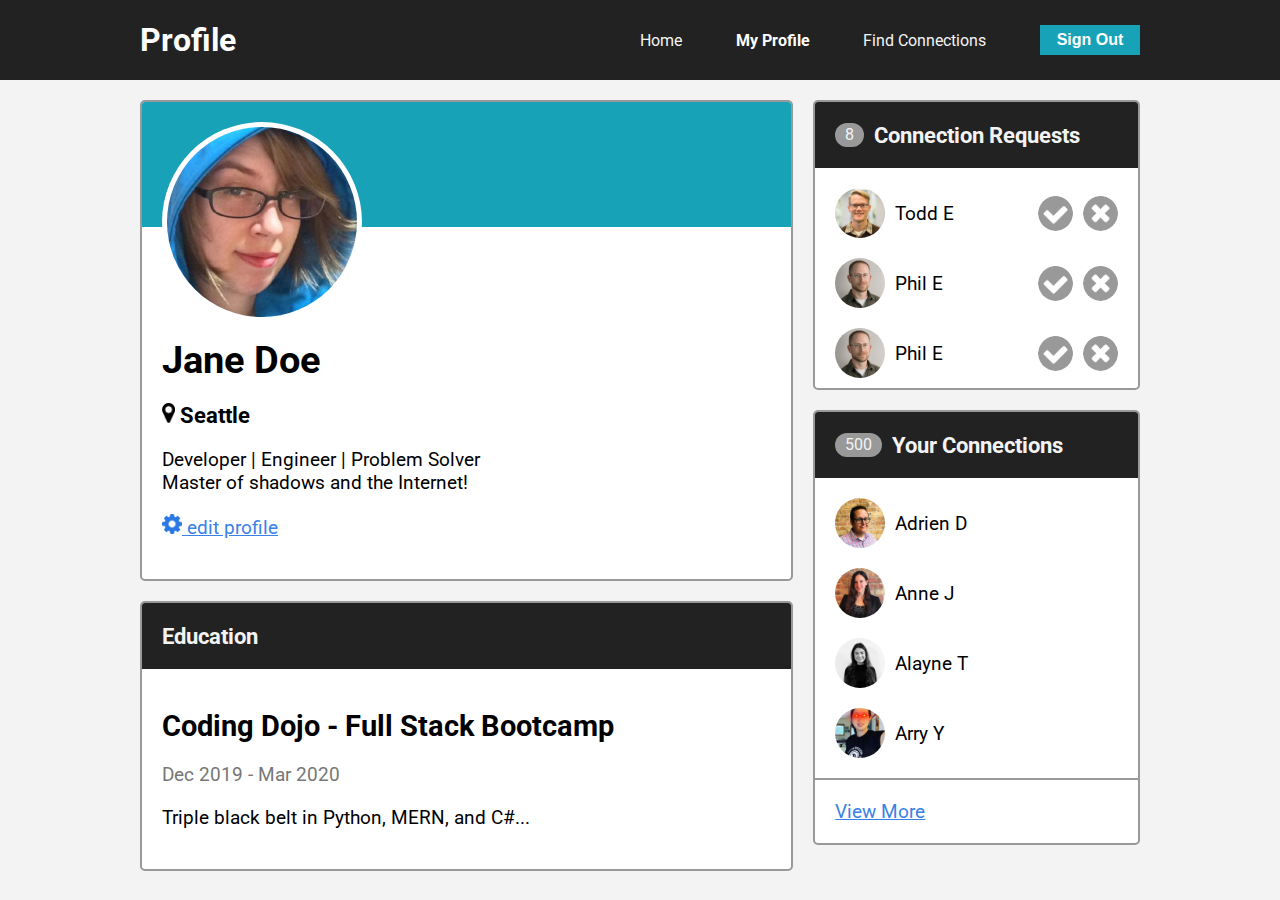
<file: PRACTICE-PROFILE-PAGE-JS/index.html>
<!DOCTYPE html>
<html lang="en">
<head>
    <meta charset="UTF-8">
    <meta name="viewport" content="width=device-width, initial-scale=1.0">
    <title>Profile Page</title>
    <link rel="stylesheet" href="style.css">
    <link rel="preconnect" href="https://fonts.gstatic.com">
    <link href="https://fonts.googleapis.com/css2?family=Roboto&display=swap" rel="stylesheet">
</head>
<body>

    <!-- navbar -->
    <div class="nav">
        <div class="flex-container">
            <h1 class="nav-title">Profile</h1>
            <ul class="nav-links">
                <li><a href="#">Home</a></li>
                <li><a href="#" class="active">My Profile</a></li>
                <li><a href="#">Find Connections</a></li>
                <li><button class="btn">Sign Out</button></li>
            </ul>
        </div>
    </div>

    <!-- main -->
    <div class="flex-container main">

        <!-- 2/3 width column -->
        <div class="col-2">

            <!-- user info card -->
            <div class="card user-card">
                <div class="card-header">
                    <img src="images/jane-m.jpg" alt="jane" class="avatar-m">
                </div>
                <div class="card-body">
                    <h1>Jane Doe</h1>
                    <h3><img src="icons/map-marker.png" alt="pin" class="icon-s"> Seattle</h3>
                    <p>Developer | Engineer | Problem Solver<br>
                    Master of shadows and the Internet!</p>
                    <p><a href="#"><img src="icons/gear.png" alt="gear" class="icon-s"> edit profile</a></p>
                </div>
            </div>

            <!-- user education card -->
            <div class="card">
                <div class="card-header">
                    <h3>Education</h3>
                </div>
                <div class="card-body">
                    <h2>Coding Dojo - Full Stack Bootcamp</h2>
                    <p class="dates">Dec 2019 - Mar 2020</p>
                    <p>Triple black belt in Python, MERN, and C#...</p>
                </div>
            </div>

        </div>

        <!-- 1/3 width column -->
        <div class="col-1">

            <!-- connection requests card -->
            <div class="card" id="connection">
                <div class="card-header">
                    <span class="badge">8</span>
                    <h3>Connection Requests</h3>
                </div>
                <ul class="card-list" id="card-list">
                    <li class="card-list-item">
                        <span>
                            <img src="images/todd-s.jpg" alt="todd" class="avatar-s">
                            Todd E
                        </span>
                        <span>
                            <img src="icons/accept-circle.png" alt="accept" class="icon accept">
                            <img src="icons/close-circle.png" alt="close" class="icon no-accept">
                        </span>
                    </li>
                    <li class="card-list-item">
                        <span>
                            <img src="images/phil-s.jpg" alt="phil" class="avatar-s">
                            Phil E
                        </span>
                        <span>
                            <img src="icons/accept-circle.png" alt="accept" class="icon accept">
                            <img src="icons/close-circle.png" alt="close" class="icon no-accept">
                        </span>
                    </li>
                    <li class="card-list-item">
                        <span>
                            <img src="images/phil-s.jpg" alt="phil" class="avatar-s">
                            Phil E
                        </span>
                        <span>
                            <img src="icons/accept-circle.png" alt="accept" class="icon accept">
                            <img src="icons/close-circle.png" alt="close" class="icon no-accept">
                        </span>
                    </li>
                    <li class="card-list-item">
                        <span>
                            <img src="images/phil-s.jpg" alt="phil" class="avatar-s">
                            John D
                        </span>
                        <span>
                            <img src="icons/accept-circle.png" alt="accept" class="icon accept">
                            <img src="icons/close-circle.png" alt="close" class="icon no-accept">
                        </span>
                    </li>
                    <li class="card-list-item">
                        <span>
                            <img src="images/phil-s.jpg" alt="phil" class="avatar-s">
                            Sarah W
                        </span>
                        <span>
                            <img src="icons/accept-circle.png" alt="accept" class="icon accept">
                            <img src="icons/close-circle.png" alt="close" class="icon no-accept">
                        </span>
                    </li>
                    <li class="card-list-item">
                        <span>
                            <img src="images/phil-s.jpg" alt="phil" class="avatar-s">
                            Michael H
                        </span>
                        <span>
                            <img src="icons/accept-circle.png" alt="accept" class="icon accept">
                            <img src="icons/close-circle.png" alt="close" class="icon no-accept">
                        </span>
                    </li>
                    <li class="card-list-item">
                        <span>
                            <img src="images/phil-s.jpg" alt="phil" class="avatar-s">
                            David L
                        </span>
                        <span>
                            <img src="icons/accept-circle.png" alt="accept" class="icon accept">
                            <img src="icons/close-circle.png" alt="close" class="icon no-accept">
                        </span>
                    </li>
                    <li class="card-list-item">
                        <span>
                            <img src="images/phil-s.jpg" alt="phil" class="avatar-s">
                            Emily R
                        </span>
                        <span>
                            <img src="icons/accept-circle.png" alt="accept" class="icon accept">
                            <img src="icons/close-circle.png" alt="close" class="icon no-accept">
                        </span>
                    </li>
                </ul>
            </div>

            <!-- your connections card -->
            <div class="card">
                <div class="card-header">
                    <span class="badge" id="badge-connection">500</span>
                    <h3>Your Connections</h3>
                </div>
                <ul class="card-list">
                    <li class="card-list-item start">
                        <img src="images/adrien-s.jpg" alt="adrien" class="avatar-s">
                        Adrien D
                    </li>
                    <li class="card-list-item start">
                        <img src="images/anne-s.jpg" alt="anne" class="avatar-s">
                        Anne J
                    </li>
                    <li class="card-list-item start">
                        <img src="images/alayne-s.jpg" alt="alayne" class="avatar-s">
                        Alayne T
                    </li>
                    <li class="card-list-item start">
                        <img src="images/arry-s.jpg" alt="arry" class="avatar-s">
                        Arry Y
                    </li>
                </ul>
                <div class="card-footer">
                    <a href="#">View More</a>
                </div>
            </div>

        </div>
    </div>

    <script src="script.js"></script>
</body>
</html>
</file>
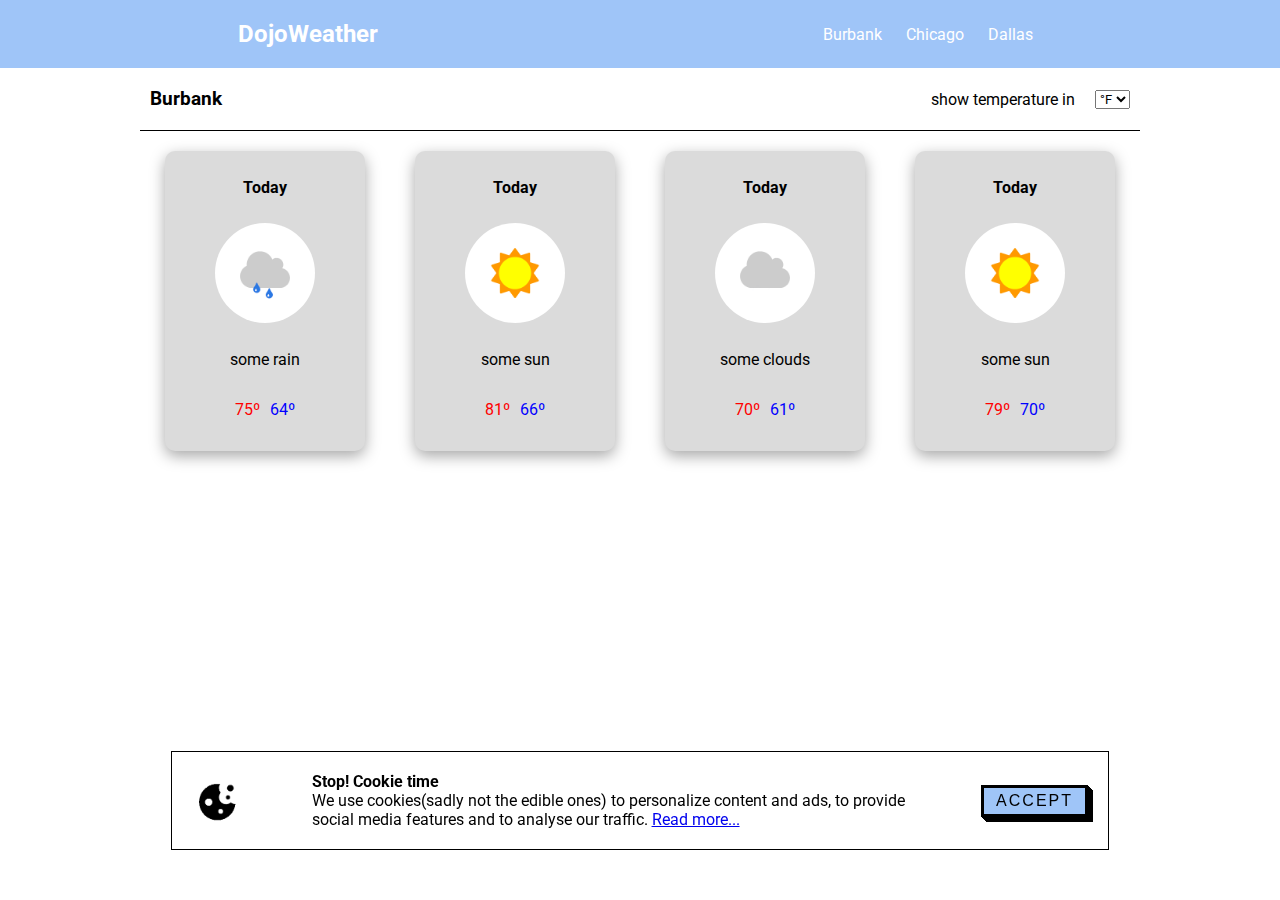
<file: PRACTICE-WEATHER-DOJO/index.html>
<!DOCTYPE html>
<html lang="en">

<head>
  <meta charset="UTF-8" />
  <meta name="viewport" content="width=device-width, initial-scale=1.0" />
  <link rel="stylesheet" href="src/style.css" />
  <meta name="theme-color" content="#9fc5f8">
  <title>WEATHER-DOJO</title>
</head>

<body>
  <header>
    <nav>
      <h2>DojoWeather</h1>
        <div class="nav-bar">
          <a class="ciudad" href="#">Burbank</a>
          <a class="ciudad" href="#">Chicago</a>
          <a class="ciudad" href="#">Dallas</a>
        </div>
    </nav>
  </header>
  <main>
    <div class="subheader">
      <h3>Burbank</h3>
      <div id="temp">
        <p>show temperature in</p>
        <select name="temperature" id="temperature-select">
          <option value="F">°F</option>
          <option value="C">°C</option>
        </select>
      </div>
    </div>
    <div id="weather">
      <div class="card-weather">
        <h4>Today</h4>
        <div class="img img-1"></div>
        <p>some rain</p>
        <div class="temp-selected">
          <p class="num num-1">75<span>º</span></p>
          <p class="num num-2">64<span>º</span></p>
        </div>
      </div>
      <div class="card-weather">
        <h4>Today</h4>
        <div class="img img-2"></div>
        <p>some sun</p>
        <div class="temp-selected">
          <p class="num num-1">81<span>º</span></p>
          <p class="num num-2">66<span>º</span></p>
        </div>
      </div>
      <div class="card-weather">
        <h4>Today</h4>
        <div class="img img-3"></div>
        <p>some clouds</p>
        <div class="temp-selected">
          <p class="num num-1">70<span>º</span></p>
          <p class="num num-2">61<span>º</span></p>
        </div>
      </div>
      <div class="card-weather">
        <h4>Today</h4>
        <div class="img img-4"></div>
        <p>some sun</p>
        <div class="temp-selected">
          <p class="num num-1">79<span>º</span></p>
          <p class="num num-2">70<span>º</span></p>
        </div>
      </div>
    </div>
  </main>
  <div id="cookie">
    <div class="cookie-img"></div>
    <div id="cookie-body">
      <h4>Stop! Cookie time</h4>
      <p>We use cookies(sadly not the edible ones) to personalize content and ads, to provide social media features and
        to analyse our traffic. <a href="#">Read more...</a></p>
    </div>
    <a href="#" onclick="eliminarCookies()" class="btn">Accept</a>
  </div>
  <footer>

  </footer>
  <script src="src/script.js"></script>
</body>

</html>
</file>
<file: src/css/header.css>
@import url('https://fonts.googleapis.com/css2?family=Montserrat:ital,wght@0,100;0,200;0,300;0,400;0,500;0,600;0,700;0,800;0,900;1,100;1,200;1,300;1,400;1,500;1,600;1,700;1,800;1,900&family=Roboto:ital,wght@0,400;0,500;0,700;0,900;1,400;1,500;1,700;1,900&display=swap');
*{
    margin: 0;
    padding: 0;
    list-style: none;
    text-decoration: none;
    font-family: "Montserrat";
    box-sizing: border-box;
}
body{
    background: #fefefe;
}
header{
    height: 80px;
    background-color: #4c0079;
    display: flex;
    align-items: center;
    justify-content: space-between;
    padding: 0 100px;
    position: fixed;
    width: 100vw;
    z-index: 2;
}

.logo{
    font-size: 28px;
    font-weight: bold;
    color: #fefefe;
    user-select: none;
}
.hamburger {
    display: none;
}
.nav-bar ul{
    display: flex;
}.nav-bar ul li a{
    display: block;
    color: #fefefe;
    font-size: 20px;
    padding: 10px 25px;
    border-radius: 50px;
    transition: 0.2s;
    margin: 0 5px;
}
.nav-bar ul li a:hover{
    color: #11101b;
    background: #fefefe;
}
.nav-bar ul li a.active{
    color: #11101b;
    background-color: #fefefe;
}
@media only screen and (max-width:1320px) {
    header{
        padding: 0 50px;
    }
}
@media only screen and (max-width:1000px) {
    header{
        padding: 0 30px;
    }
}
@media only screen and (max-width:900px) {
    .hamburger{
        display: block;
        cursor: pointer;
        border: 1px solid white;
        padding: 5px 10px;
    }
    .hamburger .line{
        width: 30px;
        height: 3px;
        background-color: #fefefe;
        margin: 6px 0;
    }
    .nav-bar{
        height: 0;
        position: absolute;
        top: 80px;
        left: 0;
        right: 0;
        width: 100vw;
        background: #11101be3;
        
        transition: 0.2s;
        overflow: hidden;
    }
    .nav-bar.active{
        width: 100vw;
        height: 100vh;
        backdrop-filter: blur(5px);
    }
    .nav-bar ul {
        display: block;
        width: fit-content;
        margin: 80px auto 0 auto;
        text-align: center;
        opacity: 0;
    }
    .nav-bar.active ul{
        opacity: 1;
    }
    .nav-bar ul li a{
        margin-bottom: 12px;
    }
}
</file>
<file: src/css/style.css>
.fix {
  height: 70px;
}
.img-container {
  padding: 20px;
  display: grid;
  grid-template-columns: repeat(auto-fit, minmax(480px, 1fr));
  gap: 10px;
}
.img-card > img {
  border-radius: 8px;
  width: 100%;
  height: auto;
  box-shadow: rgba(67, 71, 85, 0.27) 0px 0px 0.25em,
    rgba(90, 125, 188, 0.05) 0px 0.25em 1em;
}
.img-card:hover {
  box-shadow: rgba(77, 0, 121, 0.671) 0px 0px 0px 3px;
  transition: all ease 0.5s;
  scale: 1.01;
}
.img-card {
  display: flex;
  background-color: rgb(201, 201, 201);
  flex-direction: column;
  align-items: center;
  color: white;
  box-shadow: rgba(67, 71, 85, 0.27) 0px 0px 0.25em,
    rgba(90, 125, 188, 0.05) 0px 0.25em 1em;
  border-radius: 8px;
}
.img-card p {
  text-transform: uppercase;
  height: 60px;
  line-height: 60px;
  font-weight: 700;
  font-size: large;
}
.img-card:hover {
  background: #4d0079;
  transition: all ease 0.5s;
}
main {
  background: #8e2de2; /* fallback for old browsers */
  background: -webkit-linear-gradient(
    to right,
    #4a00e0,
    #8e2de2
  ); /* Chrome 10-25, Safari 5.1-6 */
  background: linear-gradient(
    to right,
    #4a00e0,
    #8e2de2
  ); /* W3C, IE 10+/ Edge, Firefox 16+, Chrome 26+, Opera 12+, Safari 7+ */
}
@media only screen and (max-width: 900px) {
  .img-container {
    padding: 0;
    display: grid;
    grid-template-columns: repeat(auto-fit, minmax(200px, 1fr));
    gap: 10px;
  }
  .img-card:hover {
    scale: none;
  }
}
</file>
<file: CORE-LIKES/src/style.css>
@import url("https://fonts.googleapis.com/css2?family=Roboto:ital,wght@0,400;0,500;0,700;0,900;1,400;1,500;1,700;1,900&display=swap");
@font-face {
  font-family: njnaruto;
  src: url(../../fonts/njnaruto.ttf);
}

* {
  margin: 0;
  padding: 0;
  font-family: "Roboto";
}
header {
  max-width: 1000px;
  background-color: #333;
  margin: auto;
  display: flex;
  padding: 20px;
  margin-bottom: 20px;
}
h1#title {
  font-family: "njnaruto";
  display: block;
  color: white;
}
h2 {
  text-align: center;
}
main {
  max-width: 1000px;
  margin: auto;
}
.tarjeta {
  border: #333 2px solid;
  max-width: 400px;
  padding: 20px;
  display: flex;
  flex-wrap: wrap;
  margin-top: 20px;
}

.tarjeta-header {
  width: 100%;
  display: flex;
  justify-content: space-around;
  padding: 5px;
  flex-wrap: wrap;
  margin-bottom: 10px;
}
.tarjeta-header h3,
.tarjeta-header p,
.tarjeta-header a {
  font-family: "Roboto";
}
.tarjeta-body {
  width: 100%;
  display: flex;
  padding: 5px;
  text-align: justify;
}
.tarjeta-perfil {
  border: #333 2px solid;
  max-width: 140px;
  padding: 20px;
  display: flex;
  flex-wrap: wrap;
  margin-top: 20px;
  font-family: "SF Compact Display Medium";
}
#avatar {
  background-image: url("avatar.jpg");
  background-size: cover;
  border-radius: 50%;
  width: 100px;
  height: 100px;
}
.tarjeta-perfil-body {
  display: flex;
  flex-wrap: wrap;
  justify-content: center;
  text-align: center;
}
.tarjeta-perfil-body h3,
.tarjeta-perfil-body p {
  margin: 5px;
  padding: 5px;
}
.row {
  display: flex;
  justify-content: space-around;
  justify-items: center;
  flex-wrap: wrap;
}
@media (max-width: 176px) {
  h1#title {
    font-size: 25px;
  }
}

.btn {
  font-size: 16px;
	background-color: yellow;
  letter-spacing: 2px;
  text-decoration: none;
  text-transform: uppercase;
  color: #000;
  cursor: pointer;
  border: 3px solid;
  padding: 0.25em 0.5em;
  box-shadow: 1px 1px 0px 0px, 2px 2px 0px 0px, 3px 3px 0px 0px, 4px 4px 0px 0px,
    5px 5px 0px 0px;
  position: relative;
}

.btn:active {
  box-shadow: 0px 0px 0px 0px;
  top: 5px;
  left: 5px;
}
</file>
<file: OPTIONAL-CALCULATOR/src/style.css>
* {
  margin: 0;
  padding: 0;
  font-family: monospace;
}
main {
  display: flex;
  width: 100%;
  height: 90vh;

  justify-content: center;
  align-items: center;
}
#calculator {
  background-color: #222;
  border-radius: 8px;
  width: 208px;
  padding: 19px;
  box-shadow: rgba(0, 0, 0, 0.4) 0px 2px 4px,
    rgba(0, 0, 0, 0.3) 0px 7px 13px -3px, rgba(0, 0, 0, 0.2) 0px -3px 0px inset;
}

#display {
  color: #fff;
  font-size: 32.5px;
  text-align: right;
  margin-bottom: 10px;
  width: 100%;
  white-space: nowrap;
  text-overflow: ellipsis;
  overflow: hidden;
}

.row {
  height: 52px;
  display: flex;
  justify-content: space-around;
  align-items: center;
}

button {
  font-size: 23.4px;
  width: 39px;
  height: 39px;
  border-radius: 50%;
  background-color: #666;
  color: #fff;
  border: none;
  cursor: pointer;
}

button:active {
  background-color: #999;
}

.operator {
  background-color: #0026ff;
}

.operator:active {
  background-color: #0019a8;
}

#equals,
#clr-historial {
  width: 100%;
  border-radius: 20px;
  background-color: #0026ff;
  color: white;
  &:active {
    background-color: #0019a8;
  }
}

.card {
  flex-direction: column-reverse;
  display: none;
  width: 240px;
  height: 394px;
  position: relative;
  z-index: -1;
  right: 10px;
  
}
.card-historial {
  background-color: blue;
}
.historial-item {
  display: flex;
  justify-content: center;
  align-items: center;
  font-weight: 900;
  font-size: 22px;
  color: black;
  width: 240px;
  height: 67.5px;
  border-radius: 10px;
  box-shadow: rgba(50, 50, 93, 0.25) 0px 30px 60px -12px inset,
    rgba(0, 0, 0, 0.3) 0px 18px 36px -18px inset;
}
</file>
<file: OPTIONAL-TICKING-CLOCK/src/style.css>
body {
  background: #c9d6ff; /* fallback for old browsers */
  background: -webkit-linear-gradient(
    to right,
    #e2e2e2,
    #c9d6ff
  ); /* Chrome 10-25, Safari 5.1-6 */
  background: linear-gradient(
    to right,
    #e2e2e2,
    #c9d6ff
  ); /* W3C, IE 10+/ Edge, Firefox 16+, Chrome 26+, Opera 12+, Safari 7+ */
}
main {
  display: flex;
  width: 100%;
  margin: 20px auto;
  height: 80vh;
  justify-content: center;
  align-items: center;
}
#reloj {
  width: 350px;
  height: 350px;
  border-radius: 50%;
  background-image: url("../../assets/img/clock.png");
  background-size: cover;
  position: relative;
	transition: all ease 0.3s
}

#min,
#hor,
#seg {
  position: absolute;
  left: 50%;
  top: 50%;
  transform-origin: top center;
}

#hor {
  background-color: black;
  height: 100px;
  width: 8px;
}

#min {
  background-color: grey;
  height: 120px;
  width: 4px;
}

#seg {
  background-color: red;
  height: 130px;
  width: 2px;
}
@media (max-width: 365px) {
  #reloj{
		width: 200px;
		height: 200px;
		transition: all ease 0.3s;
	}
	#hor{
		height: 60px;
	}
	#seg{
		height: 80px;
	}
	#min{
		height: 70px;
	}
}
</file>
<file: PRACTICE-ARRAY-CHALLENGES/src/css/style.css>
*{
    margin: 0;
    padding: 0;
    box-sizing: border-box;
}
main{
    font-family: sans-serif;
    max-width: 1000px;
    margin: auto;
    margin-top: 20px;
    display: flex;
  flex-wrap: wrap;
    gap: 32px;
    justify-content: space-between;

}
#siempreHambriento{
    margin-top: 20px;
}
</file>
<file: PRACTICE-ARRAY-CHALLENGES/src/css/prism.css>
/* PrismJS 1.29.0
https://prismjs.com/download.html#themes=prism-tomorrow&languages=markup+css+clike+javascript */
code[class*=language-],pre[class*=language-]{color:#ccc;background:0 0;font-family:Consolas,Monaco,'Andale Mono','Ubuntu Mono',monospace;font-size:1em;text-align:left;white-space:pre;word-spacing:normal;word-break:normal;word-wrap:normal;line-height:1.5;-moz-tab-size:4;-o-tab-size:4;tab-size:4;-webkit-hyphens:none;-moz-hyphens:none;-ms-hyphens:none;hyphens:none}pre[class*=language-]{padding:1em;margin:.5em 0;overflow:auto}:not(pre)>code[class*=language-],pre[class*=language-]{background:#2d2d2d}:not(pre)>code[class*=language-]{padding:.1em;border-radius:.3em;white-space:normal}.token.block-comment,.token.cdata,.token.comment,.token.doctype,.token.prolog{color:#999}.token.punctuation{color:#ccc}.token.attr-name,.token.deleted,.token.namespace,.token.tag{color:#e2777a}.token.function-name{color:#6196cc}.token.boolean,.token.function,.token.number{color:#f08d49}.token.class-name,.token.constant,.token.property,.token.symbol{color:#f8c555}.token.atrule,.token.builtin,.token.important,.token.keyword,.token.selector{color:#cc99cd}.token.attr-value,.token.char,.token.regex,.token.string,.token.variable{color:#7ec699}.token.entity,.token.operator,.token.url{color:#67cdcc}.token.bold,.token.important{font-weight:700}.token.italic{font-style:italic}.token.entity{cursor:help}.token.inserted{color:green}
</file>
<file: PRACTICE-ASPIRADORA-DOJO/game.css>
@import url("https://fonts.googleapis.com/css2?family=Press+Start+2P&display=swap");

* {
  margin: 0;
  padding: 0;
  font-family: "Press Start 2P", monospace;
}

h2 {
  text-align: center;
  margin: 20px 0;
}

#the-dojo {
  width: 320px;
  margin: 0 auto;
  display: flex;
  flex-wrap: wrap;
}

.cell {
  background-color: wheat;
  height: 32px;
  width: 32px;
  border: 2px solid #ccc;
  border-right: 2px solid #999;
  border-bottom: 2px solid #999;
}

.cell:active {
  border: 2px solid #999;
  border-right: 2px solid #ccc;
  border-bottom: 2px solid #ccc;
}

.cell.revealed {
  background-color: #ddd;
  cursor: default;
}

.cell.ninja {
  background-color: red;
}
</file>
<file: PRACTICE-FizzBuzz/src/css/style.css>
*{
    margin: 0;
    padding: 0;
    font-family: sans-serif;
    font-weight: 900;
    font-size: x-large;
}
ul{
    display: flex;
    flex-wrap: wrap;
    max-width: 1000px;
    margin: auto;
}
li{
    display: flex;
    text-decoration: none;
    list-style-type: none;
    height: 200px;
    width: 200px;
    color: white;
    align-items: center;
    justify-content: center;
}
</file>
<file: PRACTICE-LOOP-CHALLENGES/src/css/style.css>
*{
    margin: 0;
    padding: 0;
    font-family: sans-serif;
    
}
main{
    margin: 0 auto;
    padding: 50px;
    width: 1200px;
}
h2,p{
    text-align: center;
    margin-bottom: 20px;
}
#product{
    list-style-type: none;
    margin-top: 20px;
    font-weight: 900;
    font-size: x-large;
}
</file>
<file: PRACTICE-PIZZA-DOJO/src/style.css>
*{
    margin: 0;
    padding: 0;
    box-sizing: border-box;
    font-family: sans-serif;
}
.container{
    max-width: 1200px;
    display: flex;
    flex-direction: column;
    margin: 0 auto;
    gap: 30px;
}
</file>
<file: PRACTICE-WEATHER-DOJO/src/style.css>
@import url("https://fonts.googleapis.com/css2?family=Roboto:ital,wght@0,100;0,300;0,400;0,500;0,700;0,900;1,100;1,300;1,400;1,500;1,700;1,900&display=swap");
* {
  margin: 0;
  padding: 0;
  font-family: "Roboto";
}
nav {
  max-width: 100vw;
  padding: 20px;
  margin: 0 auto;
  display: flex;
  justify-content: space-around;
  background-color: #9fc5f8;
  color: white;
  align-items: center;
}
nav a {
  padding: 5px 10px;
  color: white;
  text-decoration: none;
}
main {
  display: flex;
  margin: auto;
  max-width: 1000px;
  flex-direction: column;
  align-items: center;
}
.subheader {
  display: flex;
  justify-content: space-between;
  width: 100%;
  padding-top: 20px;
  padding-bottom: 20px;
  border-bottom: 1px solid black;
  align-items: center;
}
.subheader h3{
  margin-left: 10px;
}
#temp {
  display: flex;
}
#temp p,
select {
  margin-left: 10px;
  margin-right: 10px;
}
#weather {
  display: flex;
  justify-content: space-around;
  width: 100%;
  align-items: center;
  flex-wrap: wrap;
}
.card-weather {
  width: 200px;
  height: 300px;
  background-color: #dbdbdb;
  margin: 20px;
  display: flex;
  flex-direction: column;
  align-items: center;
  justify-content: space-evenly;
  border-radius: 10px;
  box-shadow: rgba(0, 0, 0, 0.35) 0px 5px 15px;
  
}
.img{
  background-size: cover;
  border-radius: 50%;
  height: 100px;
  width: 100px;
}
.temp-selected{
  display: flex;
}
.num{
  margin: 5px;
}
.num-1{
  color: red;
}
.num-2{
  color: blue;
}
.img-1{
  background-image: url('../assets/some_rain.png');
}
.img-2{
  background-image: url('../assets/some_sun.png');
}
.img-3{
  background-image: url('../assets/some_clouds.png');
}
.img-4{
  background-image: url('../assets/some_sun.png');
}
#cookie {
  display: flex;
  max-width: 1000px;
  border: 1px solid black;
  padding: 20px;
  align-content: center;
  justify-content: space-between;
  align-items: center;
  position: fixed;
  bottom: 50px; 
  left: 50%;
  transform: translateX(-50%);
  min-width: 70%;
}


#cookie-body p{
  max-width: 600px;
}
.cookie-img{
  background-image: url(../assets/cookie.png);
  height: 50px;
  width: 50px;
  background-size: cover;
}

.btn {
  font-family: "Open Sans", sans-serif;
  font-size: 16px;
  letter-spacing: 2px;
  text-decoration: none;
  text-transform: uppercase;
  background-color: #9fc5f8;
  color: #000;
  cursor: pointer;
  border: 3px solid;
  padding: 0.25em 0.5em;
  box-shadow: 1px 1px 0px 0px, 2px 2px 0px 0px, 3px 3px 0px 0px, 4px 4px 0px 0px, 5px 5px 0px 0px;
  position: relative;
  touch-action: manipulation;
}

.btn:active {
  box-shadow: 0px 0px 0px 0px;
  top: 5px;
  left: 5px;
}

@media (min-width: 768px) {
  .btn {
    padding: 0.25em 0.75em;
  }
}

@media (max-width: 486px) {
  .subheader{
    display: flex;
    justify-content: space-around;
  }
  .card-weather {
    width: 100%;
    height: 35vh;
  }
  .ciudad{
    font-size: 1.5vh;
  }
  #cookie{
    display: flex;
    flex-wrap: wrap;
    flex-direction: column;
    background-color: #EEEEEE;
  }
}
</file>
<file: PRACTICE-MAKING-CONNECTIONS/style.css>
/* CSS Reset */

* {
  margin: 0;
  padding: 0;
}

/* styles to apply to body */

body {
  background-color: #f3f3f3;
  font-family: "Roboto", sans-serif;
}

.flex-container {
  width: 1000px;
  margin: 0 auto;
}

.flex-container,
.nav-links,
.nav {
  display: flex;
  justify-content: space-between;
  align-items: center;
}

.nav {
  height: 80px;
  background-color: #222;
  color: #fff;
  margin-bottom: 20px;
}

.nav-links {
  width: 50%;
  list-style-type: none;
  align-items: center;
}

.nav-links a {
  color: #f3f3f3;
  text-decoration: none;
}

.nav-links a.active {
  color: #fff;
  font-weight: bold;
}

.btn {
  height: 30px;
  width: 100px;
  color: #fff;
  background-color: #17a2b8;
  border: none;
  font-size: 1rem;
  font-weight: bold;
}

.flex-container.main {
  align-items: flex-start;
}

.col-2 {
  flex: 2;
  margin-right: 20px;
}

.col-1 {
  flex: 1;
}

.card {
  background-color: #fff;
  border: 2px solid #999;
  margin-bottom: 20px;
  border-radius: 5px;
  font-size: 1.2rem;
  overflow: hidden;
}

.card-header {
  padding: 20px;
  background-color: #222;
  color: #f3f3f3;
}

.card-header {
  display: flex;
  align-items: center;
}

.card-body {
  padding: 20px;
}

.card-body h1,
.card-body h2,
.card-body h3,
.card-body p {
  margin: 20px 0px;
}

.user-card .card-header {
  background-color: #17a2b8;
  height: 85px;
  margin-bottom: 70px;
  display: block;
}

.card-footer {
  border-top: 2px solid #999;
  display: flex;
  align-items: center;
  padding: 20px;
}

.avatar-m {
  border-radius: 50%;
  background-color: #fff;
  height: 190px;
  padding: 5px;
}

.icon-s {
  height: 20px;
}

a {
  color: #3a81e6;
}

.dates {
  color: #777;
}

.card-list {
  padding: 0 20px;
  padding-top: 20px;
  list-style-type: none;
}
#card-list {
  max-height: 200px;
}

.card-list-item,
.card-list-item > * {
  display: flex;
  align-items: center;
}

.card-list-item {
  margin-bottom: 20px;
  justify-content: space-between;
}

.card-list-item.start {
  justify-content: flex-start;
}

.avatar-s,
.icon {
  height: 50px;
  border-radius: 50%;
  margin-right: 10px;
}

.icon {
  height: 35px;
}

.icon,
.btn {
  cursor: pointer;
}

.icon:last-child {
  margin-right: 0;
}

.badge {
  font-size: 1rem;
  height: 24px;
  line-height: 24px;
  padding: 0 10px;
  background-color: #999;
  border-radius: 12px;
  margin-right: 10px;
}
</file>
<file: PRACTICE-PROFILE-PAGE-JS/style.css>
/* CSS Reset */

* {
    margin: 0;
    padding: 0;
}

/* styles to apply to body */

body {
    background-color: #f3f3f3;
    font-family: 'Roboto', sans-serif;
}

.flex-container {
    width: 1000px;
    margin: 0 auto;
}

.flex-container, .nav-links, .nav {
    display: flex;
    justify-content: space-between;
    align-items: center;
}

.nav {
    height: 80px;
    background-color: #222;
    color: #fff;
    margin-bottom: 20px;
}

.nav-links {
    width: 50%;
    list-style-type: none;
    align-items: center;
}

.nav-links a {
    color: #f3f3f3;
    text-decoration: none;
}

.nav-links a.active {
    color: #fff;
    font-weight: bold;
}

.btn {
    height: 30px;
    width: 100px;
    color: #fff;
    background-color: #17a2b8;
    border: none;
    font-size: 1rem;
    font-weight: bold;
}

.flex-container.main {
    align-items: flex-start;
}

.col-2 {
    flex: 2;
    margin-right: 20px;
}

.col-1 {
    flex: 1;
}

.card {
    background-color: #fff;
    border: 2px solid #999;
    margin-bottom: 20px;
    border-radius: 5px;
    font-size: 1.2rem;
    overflow: hidden;
}


.card-header {
    padding: 20px;
    background-color: #222;
    color: #f3f3f3;
}

.card-header {
    display: flex;
    align-items: center;
}

.card-body {
    padding: 20px;
}

.card-body h1, 
.card-body h2,
.card-body h3,
.card-body p {
    margin: 20px 0px;
}

.user-card .card-header {
    background-color: #17a2b8;
    height: 85px;
    margin-bottom: 70px;
    display: block;
}

.card-footer {
    border-top: 2px solid #999;
    display: flex;
    align-items: center;
    padding: 20px;
}

.avatar-m {
    border-radius: 50%;
    background-color: #fff;
    height: 190px;
    padding: 5px;
}

.icon-s {
    height: 20px;
}

a {
    color: #3a81e6;
}

.dates {
    color: #777;
}

.card-list {
    padding: 0 20px;
    padding-top: 20px;
    list-style-type: none;
}
#card-list{
    max-height: 200px;
}

.card-list-item, 
.card-list-item > * {
    display: flex;
    align-items: center;
}

.card-list-item {
    margin-bottom: 20px;
    justify-content: space-between;
}

.card-list-item.start {
    justify-content: flex-start;
}

.avatar-s, .icon {
    height: 50px;
    border-radius: 50%;
    margin-right: 10px;
}

.icon {
    height: 35px;
}

.icon, .btn {
    cursor: pointer;
}

.icon:last-child {
    margin-right: 0;
}

.badge {
    font-size: 1rem;
    height: 24px;
    line-height: 24px;
    padding: 0 10px;
    background-color: #999;
    border-radius: 12px;
    margin-right: 10px;
}
</file>
